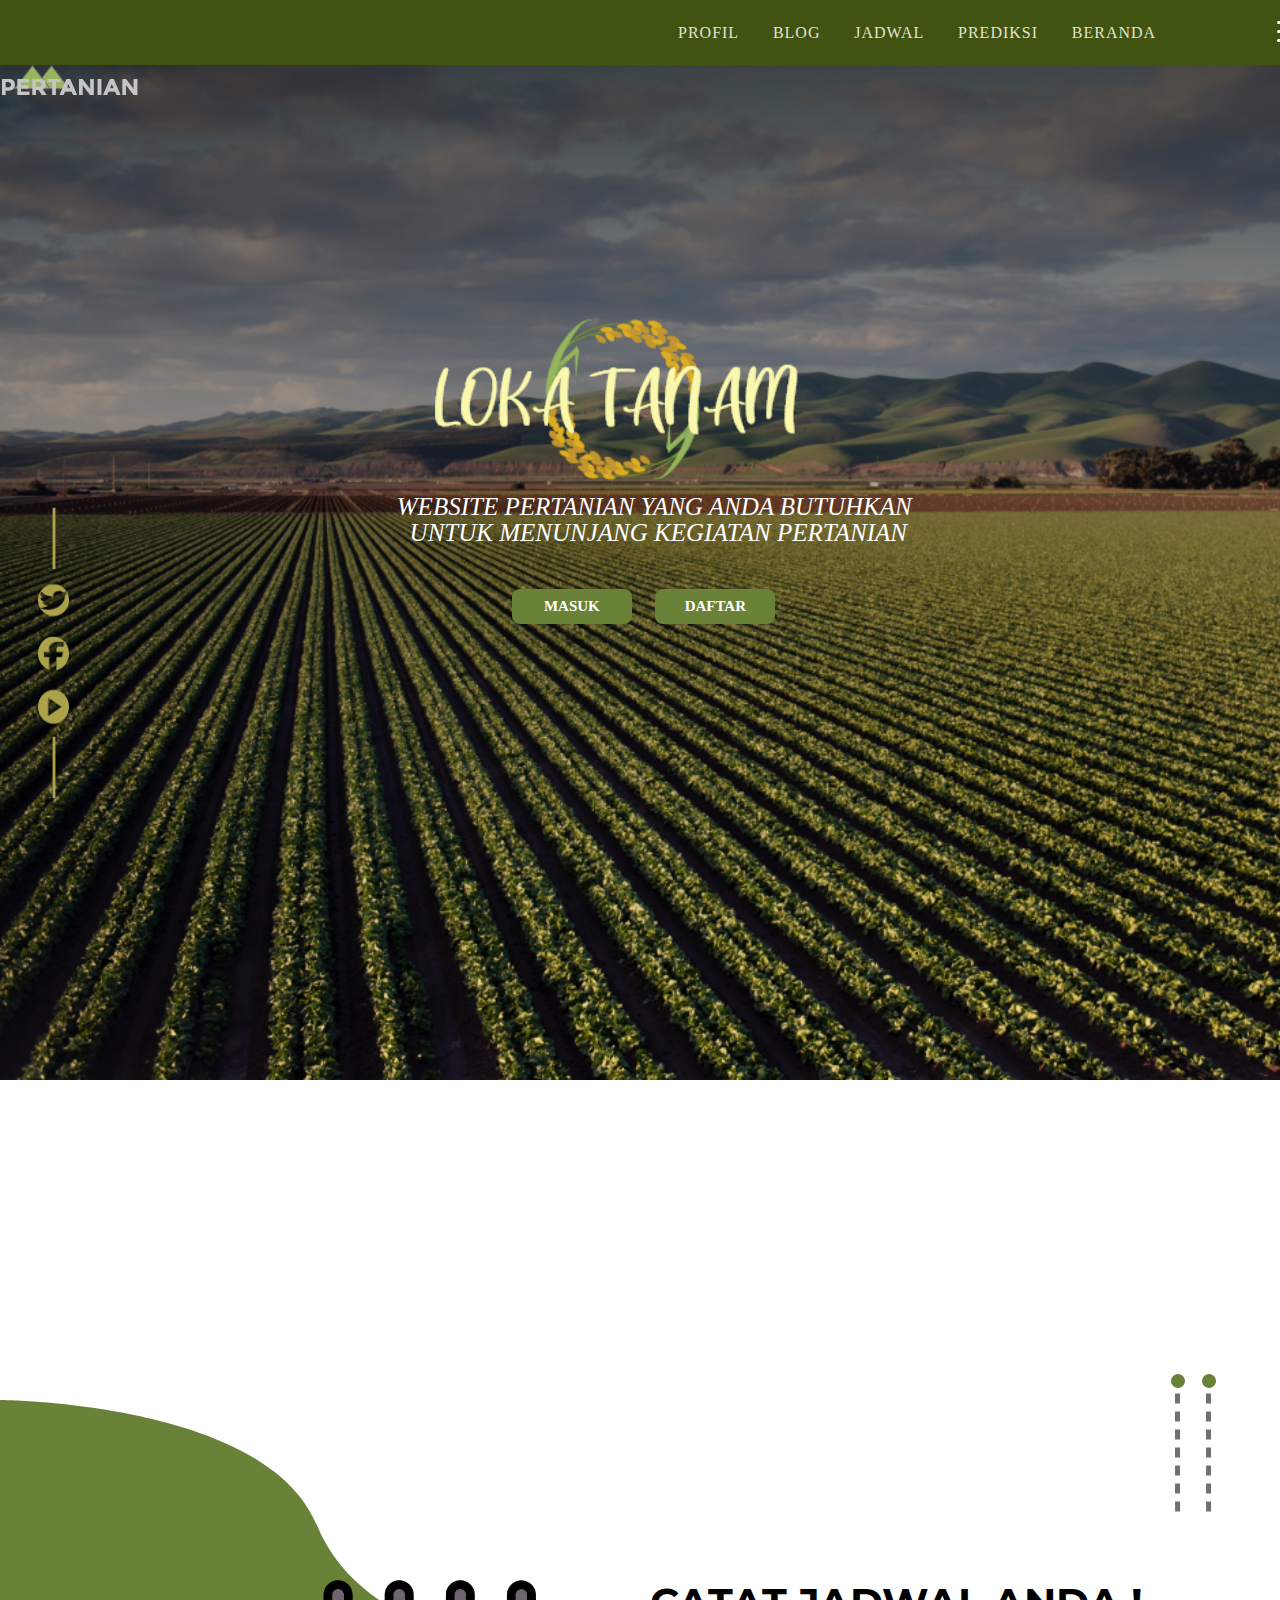
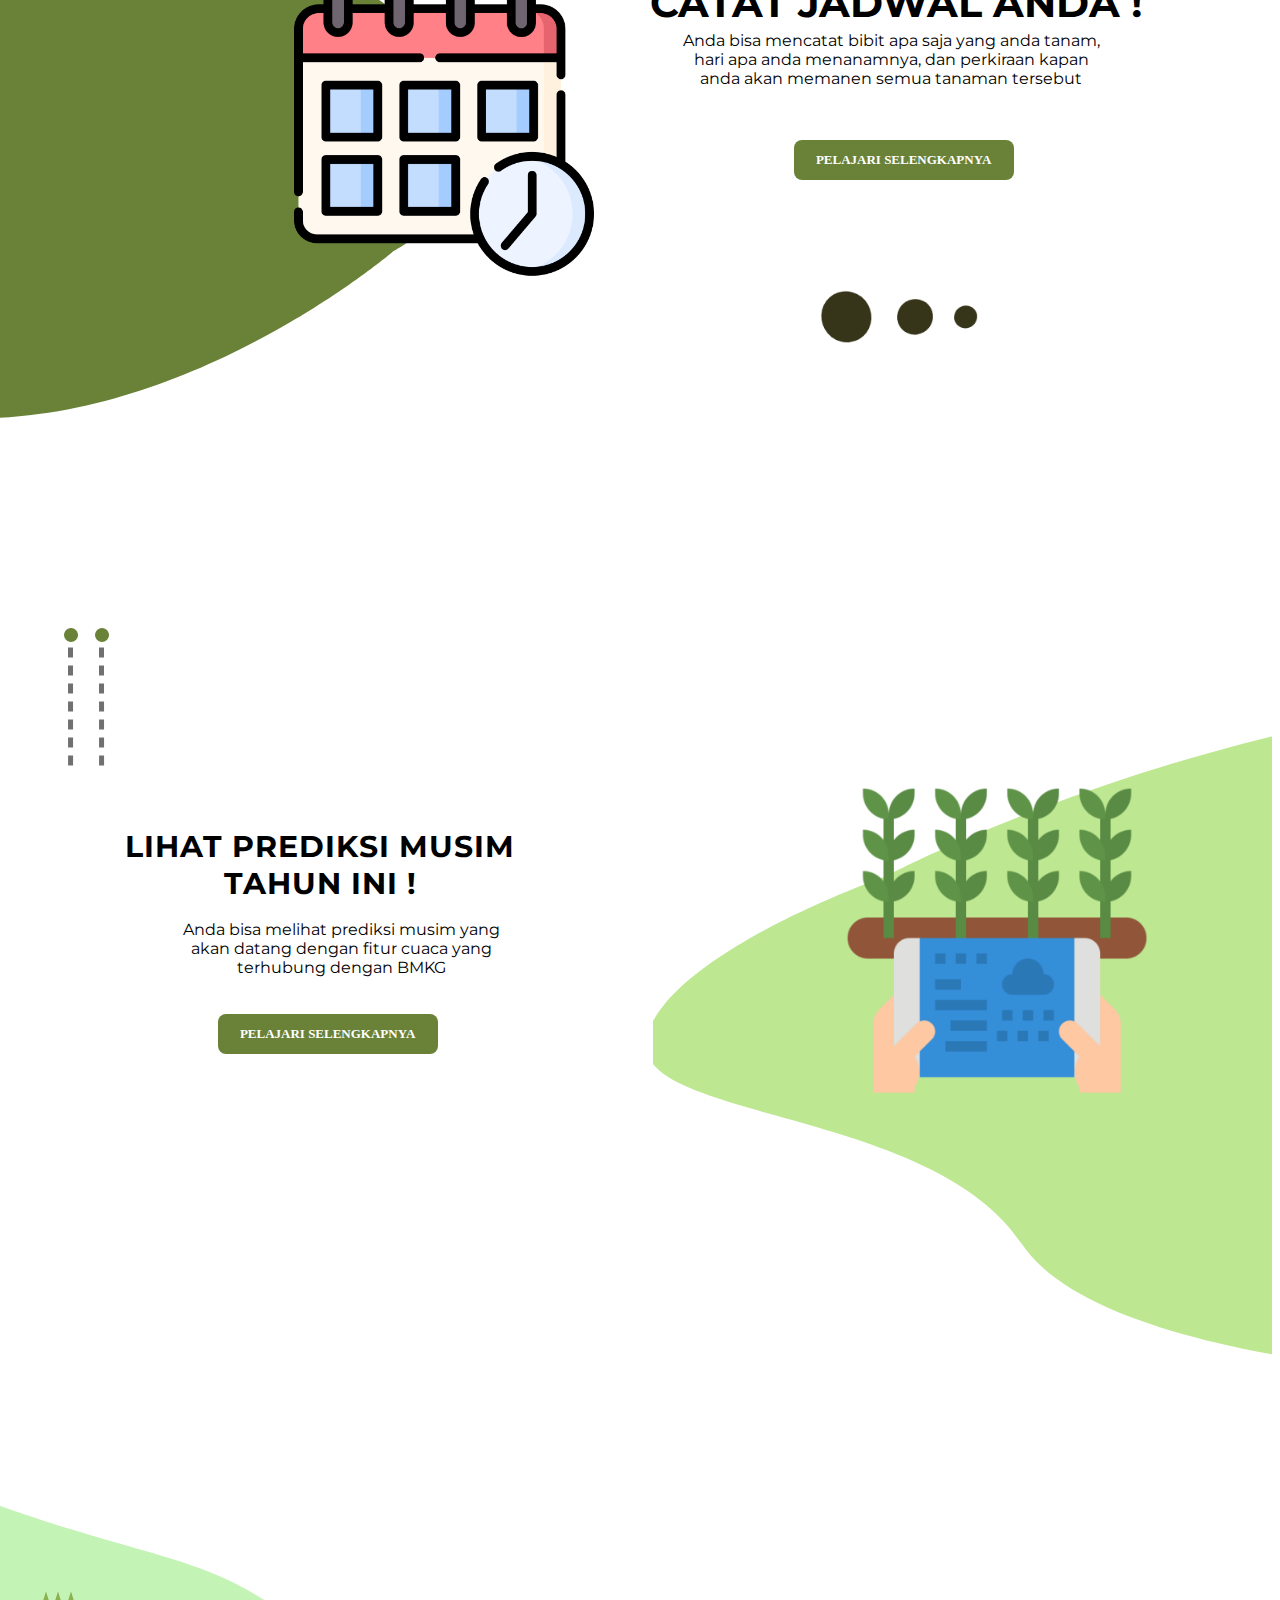
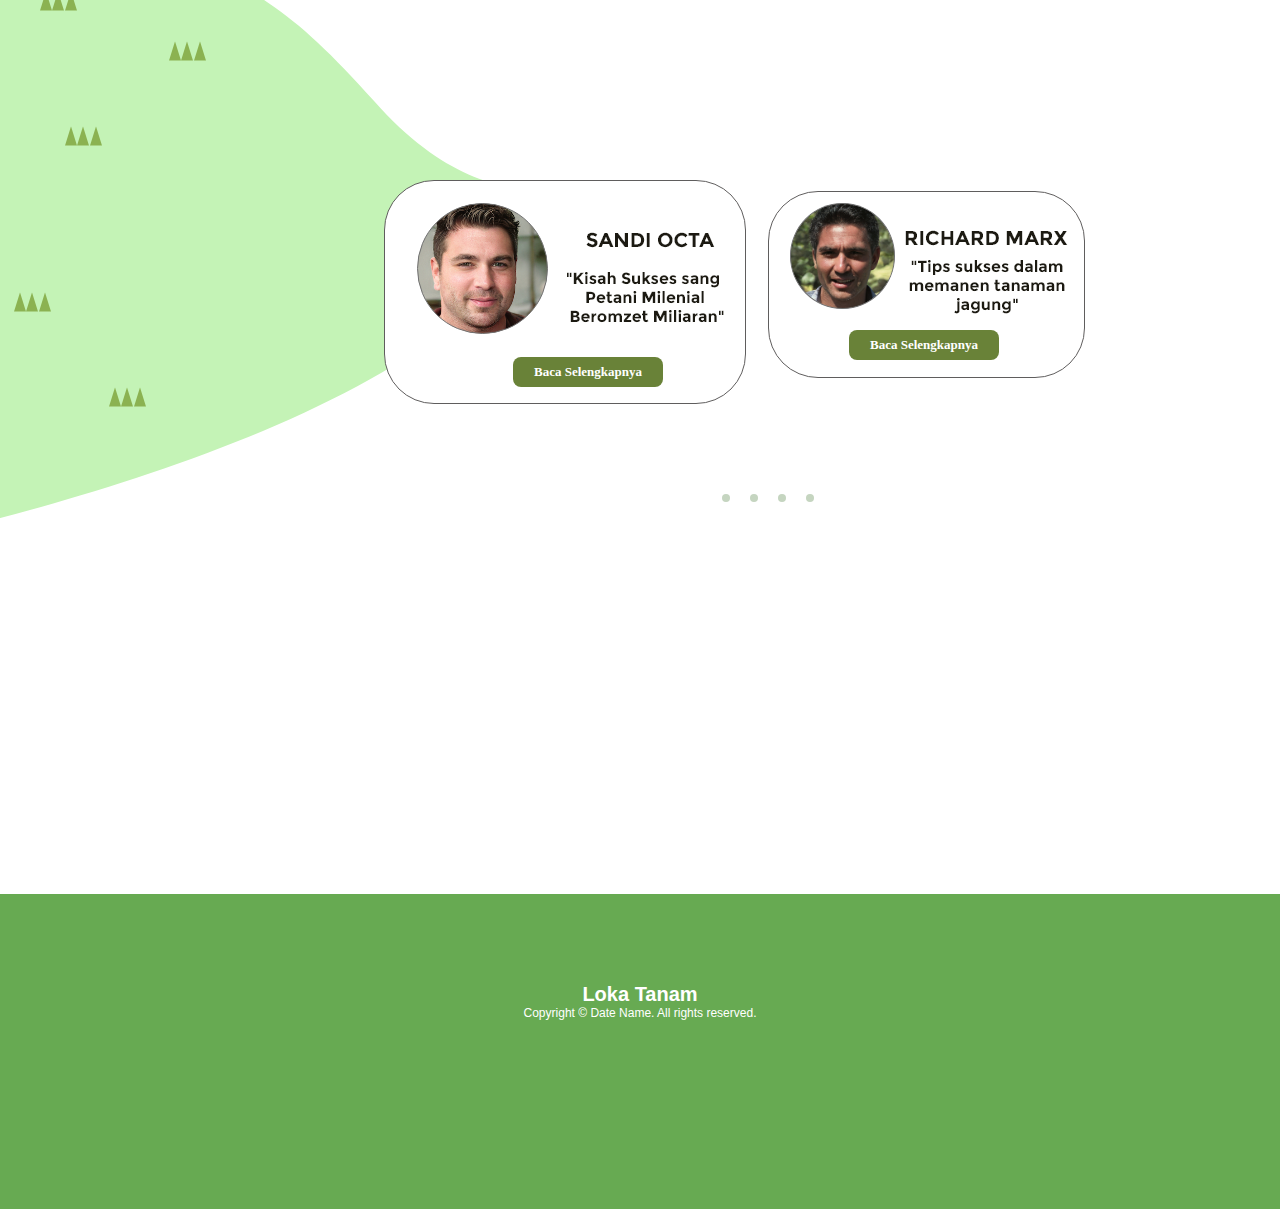
<file: index.html>
<!DOCTYPE html>
<html lang="en">
<head>
    <meta charset="UTF-8">
    <meta name="viewport" content="width=device-width, initial-scale=1.0">
    <title>Beranda</title>
    <link rel="stylesheet" href="index CSS.css">

</head>
<body onload="Welcome()">
<section id="page1">
    <div class="menu">
        <nav>
            <ul>
                <li><a href="Profil/akun.html">PROFIL</a></li>
                <li><a href="BLOG/BLOG.html">BLOG</a></li>
                <li><a href="jadwal harian/jadwal harian.html">JADWAL</a></li>
                <li><a href="PREDIKSI/prediksi.html">PREDIKSI</a></li>
                <li><a href="index.html" id="home">BERANDA</a></li>
                <span class="garis"></span>
            </ul> 
            <div class="menu-toggle">
                <span></span>
                <span></span>
                <span></span>
            </div> 
        </nav>
        <h1> <img src="b.png"></h1>
        <h2> <img src="a.png" width="130%"></h2>
        <h3><i>WEBSITE PERTANIAN YANG ANDA BUTUHKAN</i></h3>
        <h4><i>UNTUK MENUNJANG KEGIATAN PERTANIAN</i></h4>
        <br><br>
        <span class="tombol">
            <a href="LOGIN/PERWEB.html"><input type="submit" value="MASUK" id="masuk"></input></a>
            <a href="FORM/FORM DAFTAR.html"><input type="submit" value="DAFTAR" id="daftar"></input></a>
        </span>
        <p><img src="medsos.png"></p>
    </div>
</section>

<section id="jadwal">
    <div class="isi">
        <p><img src="titik.png"></p>
        <h1> <img src="page1.png"></h1>
        <h2> <img src="schedule.png"></h2>
        <h3>CATAT JADWAL ANDA !</h3>
        <br><br>
        <div class="text">
            <p>Anda bisa mencatat bibit apa saja yang anda tanam,
            hari apa anda menanamnya, dan perkiraan 
            kapan anda akan memanen semua tanaman tersebut</p>
        </div>
        <div class="button">
            <a href="jadwal harian/jadwal harian.html"><input type="button" value="PELAJARI SELENGKAPNYA"> </input></a>
        </div>
        <h4><img src="polkadot.png"></h4>
    </div>
</section>

<section id="cuaca">
    <div class="isi2">
        <p><img src="titik.png"></p>
        <h1> <img src="page2.png"></h1>
        <h2> <img src="cuaca.png" height="330px"></h2>
        <h3 id="spot">LIHAT PREDIKSI MUSIM TAHUN INI !</h3>
        <br><br>
        <div class="text2">
            <p>
                Anda bisa melihat prediksi musim yang akan datang dengan fitur cuaca yang terhubung dengan BMKG
            </p>
        </div>
        <div class="button2">
            <a href="PREDIKSI/prediksi.html"></a><input type="button" value="PELAJARI SELENGKAPNYA"> </input>
        </div>

    </div>
</section>

<section id="blog">
    <div class="isi3">
        <h1> <img src="page3.png"></h1>
    </div>
    <div class="kotak">
        <img src="kotak.png" id="kotak1">
    </div>
    <div class="kotak2">
        <img src="kotak2.png" id="kotak2">
    </div>
    <div class="tombol">
        <div class="button3">
            <a href="BLOG/BLOG.html"><input type="button" value="Baca Selengkapnya"> </input></a>
        </div>
        <div class="buttonlain">
            <a href="BLOG/BLOG.html"><input type="button" value="Baca Selengkapnya"> </input></a>
        </div>
    </div>
    <div class="navv">
        <label for="" class="bar" id="now"></label>
        <label for="" class="bar"></label>
        <label for="" class="bar"></label>
        <label for="" class="bar"></label>
    </div>
        
    </div>
</section>

<section class="kotakbawah">
    <div class="isiteks">
        <h1>Loka Tanam</h1>
        <h2>Copyright © Date Name. All rights reserved.</h2>
    </div>
</section>

<script src="JS index.js"></script>
</body>
</html>
</file>
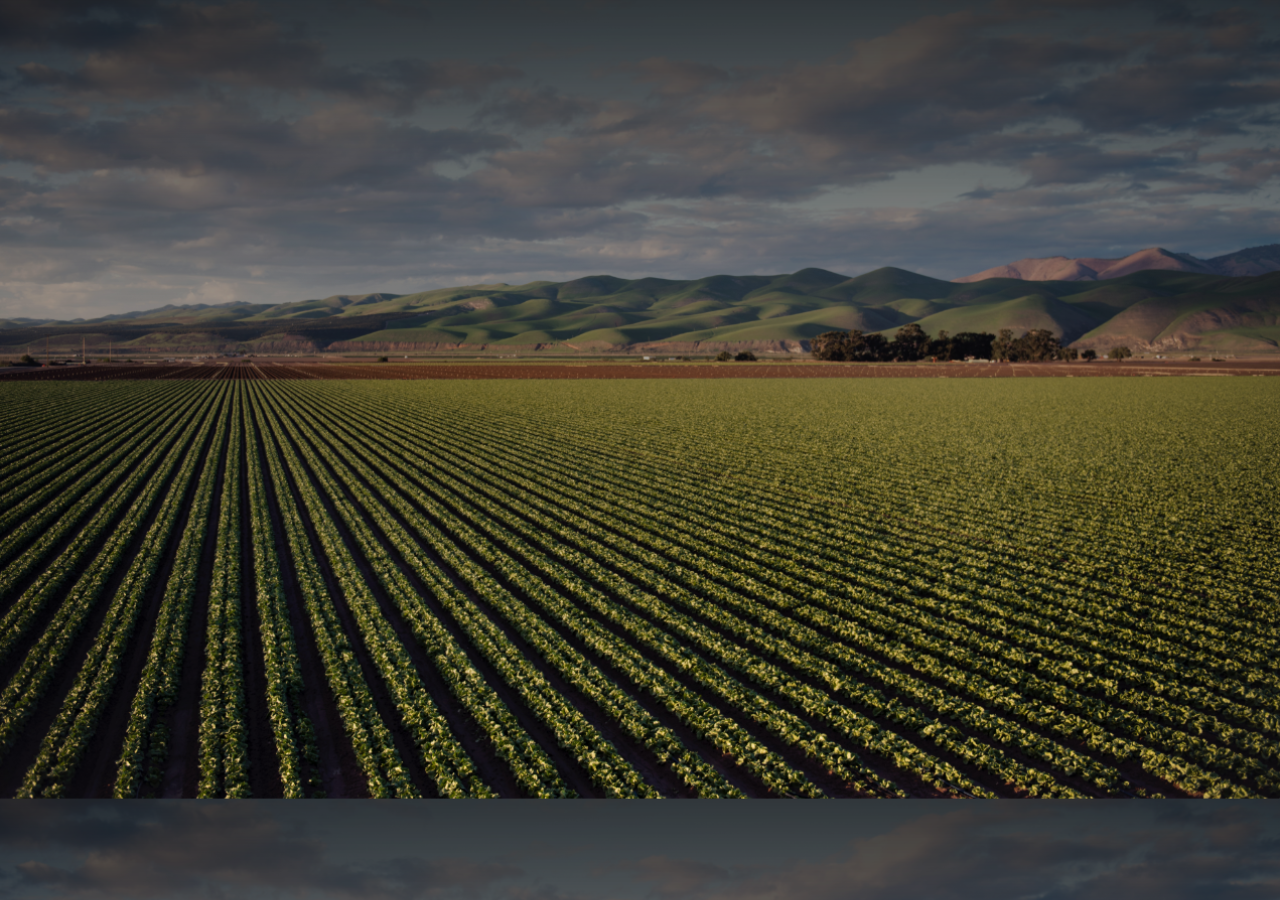
<file: Beranda.html>
<!DOCTYPE html>
<html lang="en">
<head>
    <meta charset="UTF-8">
    <meta name="viewport" content="width=device-width, initial-scale=1.0">
    <title>Document</title>
    <style>
        body{
            margin: 0 auto;
            padding: 0 auto; 
            background: url("bg.png");
            border-image: none;
            background-size: cover;
        }


    </stle>
</head>
<body>
    <div>

    </div>
    
</body>
</html>
</file>
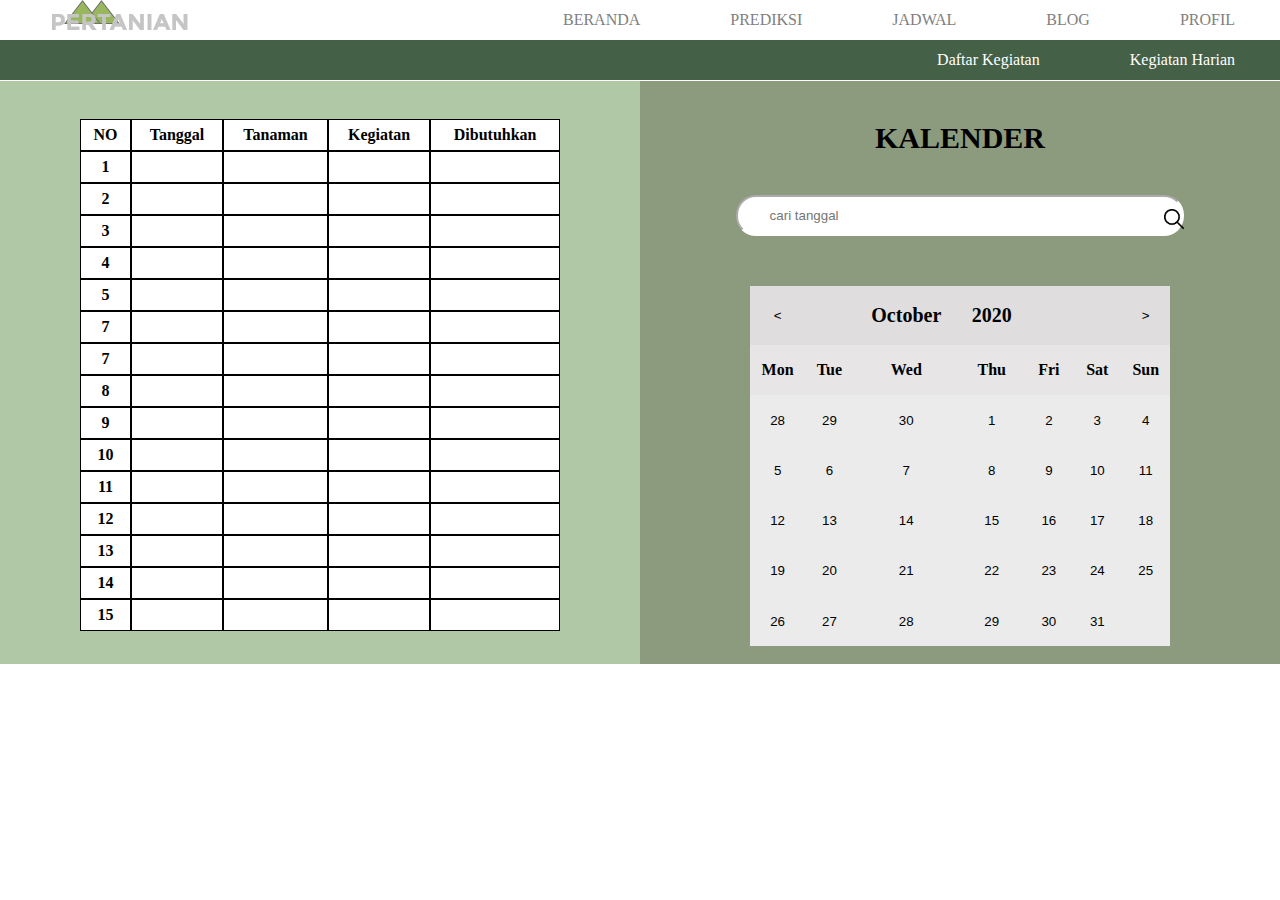
<file: daftar kegiatan/daftar kegiatan.html>
<!DOCTYPE html>
<html lang="en">
<head>
    <meta charset="UTF-8">
    <meta name="viewport" content="width=device-width, initial-scale=1.0">
    <title>DAFTAR KEGIATAN</title>
    <link rel="stylesheet" href="daftar kegiatan.css">
</head>
<body class="body">
    <nav class="atas">
        <ul>
            <li><a href="../Profil/akun.html">PROFIL</a></li>
            <li><a href="../BLOG/BLOG.html">BLOG</a></li>
            <li><a href="../jadwal harian/jadwal harian.html">JADWAL</a></li>
            <li><a href="../PREDIKSI/prediksi.html">PREDIKSI</a></li>
            <li><a href="../index.html" id="home">BERANDA</a></li>
        </ul>
    </nav>
    <i class="pertanian"><img src="Logo2.png" alt="" ></i>
    <nav class="bawah">
        <ul>
            <li><a href="../jadwal%20harian/jadwal%20harian.html">Kegiatan Harian</a></li>
            <li><a href="../daftar%20kegiatan/daftar%20kegiatan.html">Daftar Kegiatan</a></li>
        </ul>
    </nav>
    <section class="kotak12">
        <div class="kotak">
         <center><table width="75%" height="70%" cellspacing=0 cellpadding="6px" class="daftarkegiatan"></center>
                
                    <tr>
                        <th class="tabel">NO</th>
                        <th class="tabel">Tanggal</th>
                        <th class="tabel">Tanaman</th>
                        <th class="tabel">Kegiatan</th>
                        <th class="tabel">Dibutuhkan</th>
                    </tr>
                
                    <tr>
                        <th class="tabel">1</th>
                        <th class="tabel"></th>
                        <th class="tabel"></th>
                        <th class="tabel"></th>
                        <th class="tabel"></th>
                    </tr>
                    <tr>
                        <th class="tabel">2</th>
                        <th class="tabel"></th>
                        <th class="tabel"></th>
                        <th class="tabel"></th>
                        <th class="tabel"></th>
                    </tr>
                    <tr>
                        <th class="tabel">3</th>
                        <th class="tabel"></th>
                        <th class="tabel"></th>
                        <th class="tabel"></th>
                        <th class="tabel"></th>
                    </tr>
                    <tr>
                        <th class="tabel">4</th>
                        <th class="tabel"></th>
                        <th class="tabel"></th>
                        <th class="tabel"></th>
                        <th class="tabel"></th>
                    </tr>
                    <tr>
                        <th class="tabel">5</th>
                        <th class="tabel"></th>
                        <th class="tabel"></th>
                        <th class="tabel"></th>
                        <th class="tabel"></th>
                    </tr>
                    <tr>
                        <th class="tabel">7</th>
                        <th class="tabel"></th>
                        <th class="tabel"></th>
                        <th class="tabel"></th>
                        <th class="tabel"></th>
                    </tr>
                    <tr>
                        <th class="tabel">7</th>
                        <th class="tabel"></th>
                        <th class="tabel"></th>
                        <th class="tabel"></th>
                        <th class="tabel"></th>
                    </tr>
                    <tr>
                        <th class="tabel">8</th>
                        <th class="tabel"></th>
                        <th class="tabel"></th>
                        <th class="tabel"></th>
                        <th class="tabel"></th>
                    </tr>
                    <tr>
                        <th class="tabel">9</th>
                        <th class="tabel"></th>
                        <th class="tabel"></th>
                        <th class="tabel"></th>
                        <th class="tabel"></th>
                    </tr>
                    <tr>
                        <th class="tabel">10</th>
                        <th class="tabel"></th>
                        <th class="tabel"></th>
                        <th class="tabel"></th>
                        <th class="tabel"></th>
                    </tr>
                    <tr>
                        <th class="tabel">11</th>
                        <th class="tabel"></th>
                        <th class="tabel"></th>
                        <th class="tabel"></th>
                        <th class="tabel"></th>
                    </tr>
                    <tr>
                        <th class="tabel">12</th>
                        <th class="tabel"></th>
                        <th class="tabel"></th>
                        <th class="tabel"></th>
                        <th class="tabel"></th>
                    </tr>
                    <tr>
                        <th class="tabel">13</th>
                        <th class="tabel"></th>
                        <th class="tabel"></th>
                        <th class="tabel"></th>
                        <th class="tabel"></th>
                    </tr>
                    <tr>
                        <th class="tabel">14</th>
                        <th class="tabel"></th>
                        <th class="tabel"></th>
                        <th class="tabel"></th>
                        <th class="tabel"></th>
                    </tr>
                    <tr>
                        <th class="tabel">15</th>
                        <th class="tabel"></th>
                        <th class="tabel"></th>
                        <th class="tabel"></th>
                        <th class="tabel"></th>
                    </tr>

                
            </table>
        </div>
        
        <div class="kotak2">
            <h1 class="tulisan1 tulisan">KALENDER</h1>
            <center><table><input type="text"class="cari" placeholder="        cari tanggal"></table></center>
            <i class="gambarcari"><img src="cari.png" width="4%" ></i>
            <center><table width="420px" height="360px" cellspacing="0" cellpadding="5px" ></center>

                    <tr class="grey1">
                        <th><input type="button" value="<" class="button1"></th>
                        <th></th>
                        <th class="bulan">October</th>
                        <th class="bulan">2020</th>
                        <th></th>
                        <th></th>
                        <th><input type="button" value=">" class="button1"></th>
                    </tr>
                    <tr class="grey2" >
                        <th>Mon</th>
                        <th>Tue</th>
                        <th>Wed</th>
                        <th>Thu</th>
                        <th>Fri</th>
                        <th>Sat</th>
                        <th>Sun</th>
                    </tr>
                
                
                    <tr class="white button2">
                        <th><input type="button" value="28" class="simbol"></th>
                        <th><input type="button" value="29" class="simbol"></th>
                        <th><input type="button" value="30" class="simbol"></th>
                        <th><input type="button" value="1" class="simbol"></th>
                        <th><input type="button" value="2" class="simbol"></th>
                        <th><input type="button" value="3" class="simbol"></th>
                        <th><input type="button" value="4" class="simbol"></th>
                    </tr>
                    <tr class="white">
                        <th><input type="button" value="5" class="simbol"></th>
                        <th><input type="button" value="6" class="simbol"></th>
                        <th><input type="button" value="7" class="simbol"></th>
                        <th><input type="button" value="8" class="simbol"></th>
                        <th><input type="button" value="9" class="simbol"></th>
                        <th><input type="button" value="10" class="simbol"></th>
                        <th><input type="button" value="11" class="simbol"></th>
                    </tr>
                    <tr class="white">
                        <th><input type="button" value="12" class="simbol"></th>
                        <th><input type="button" value="13" class="simbol"></th>
                        <th><input type="button" value="14" class="simbol"></th>
                        <th><input type="button" value="15" class="simbol"></th>
                        <th><input type="button" value="16" class="simbol"></th>
                        <th><input type="button" value="17" class="simbol"></th>
                        <th><input type="button" value="18" class="simbol"></th>
                    </tr>
                    <tr class="white">
                        <th><input type="button" value="19" class="simbol"></th>
                        <th><input type="button" value="20" class="simbol"></th>
                        <th><input type="button" value="21" class="simbol"></th>
                        <th><input type="button" value="22" class="simbol"></th>
                        <th><input type="button" value="23" class="simbol"></th>
                        <th><input type="button" value="24" class="simbol"></th>
                        <th><input type="button" value="25" class="simbol"></th>
                    </tr>
                    <tr class="white">
                        <th><input type="button" value="26" class="simbol"></th>
                        <th><input type="button" value="27" class="simbol"></th>
                        <th><input type="button" value=28 class="simbol"></th>
                        <th><input type="button" value="29" class="simbol"></th>
                        <th><input type="button" value="30" class="simbol"></th>
                        <th><input type="button" value="31" class="simbol"></th>
                        <th><input type="button" class="simbol"></th>
                    </tr>
            </table><br>
             
        </div>
    </section>
</body>
</html>
</file>
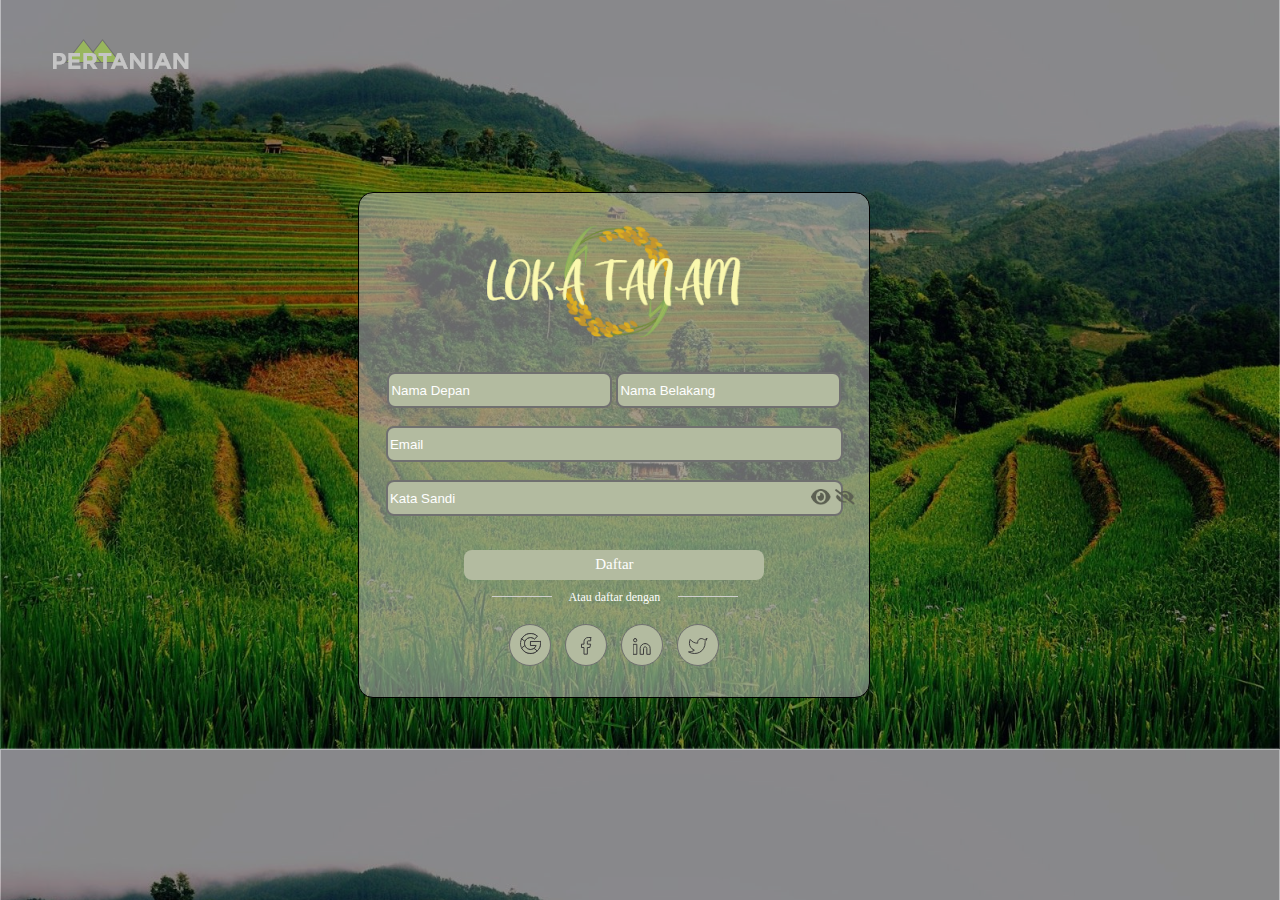
<file: FORM/FORM DAFTAR.html>
<!DOCTYPE html>
<html lang="en">
<head>
    <meta charset="UTF-8">
    <meta name="viewport" content="width=device-width, initial-scale=1.0">
    <title>Form Daftar Akun</title>
    <link rel="stylesheet" href="FORM CSS.css">
    <script src="FORM JS.js"></script>

</head>
<body onload="">
    <div class="inboxdaftar">
        <h1> <img src="Logo2.png" alt=""> </h1>
        <h2> <img src="logo.png" alt="" width="50%"></h2>
        <form name="Pendaftaran" action="">
            <input type="text" placeholder="Nama Depan" id="firstname">
            <input type="text" placeholder="Nama Belakang" id="lastname">
            <br><br>
            <input type="text" id="inputan" class="email" placeholder="Email" required="">
            <br><br>
            <input type="password" id="input" placeholder="Kata Sandi" required="">
            <span class="eye" onclick="Functionku()">
                <i id="hide1" class="fa fa-eye" > <img src="eye.png" alt="" width="20px"> </i>
                <i id="hide2" class="fa fa-eye-slash"> <img src="eyeslash.png" alt="" width="20px"> </i>
            </span>
            <br><br>
            <a href="../LOGIN/PERWEB.html"><input type="submit" value="Daftar" onclick="ValidateForm()">  </input></a>
            <br><br>
            <p>Atau daftar dengan</p>
            <span class="garis"></span>
        </form>

        <div class="sosmed">
            <a href="#"> <img src="google.png" alt=""></a>
            <a href="#"> <img src="fb.png" alt=""></a>
            <a href="#"> <img src="in.png" alt=""></a>
            <a href="#"> <img src="twt.png" alt=""></a>
        </div>
        
    </div>    

</body>
</html>
</file>
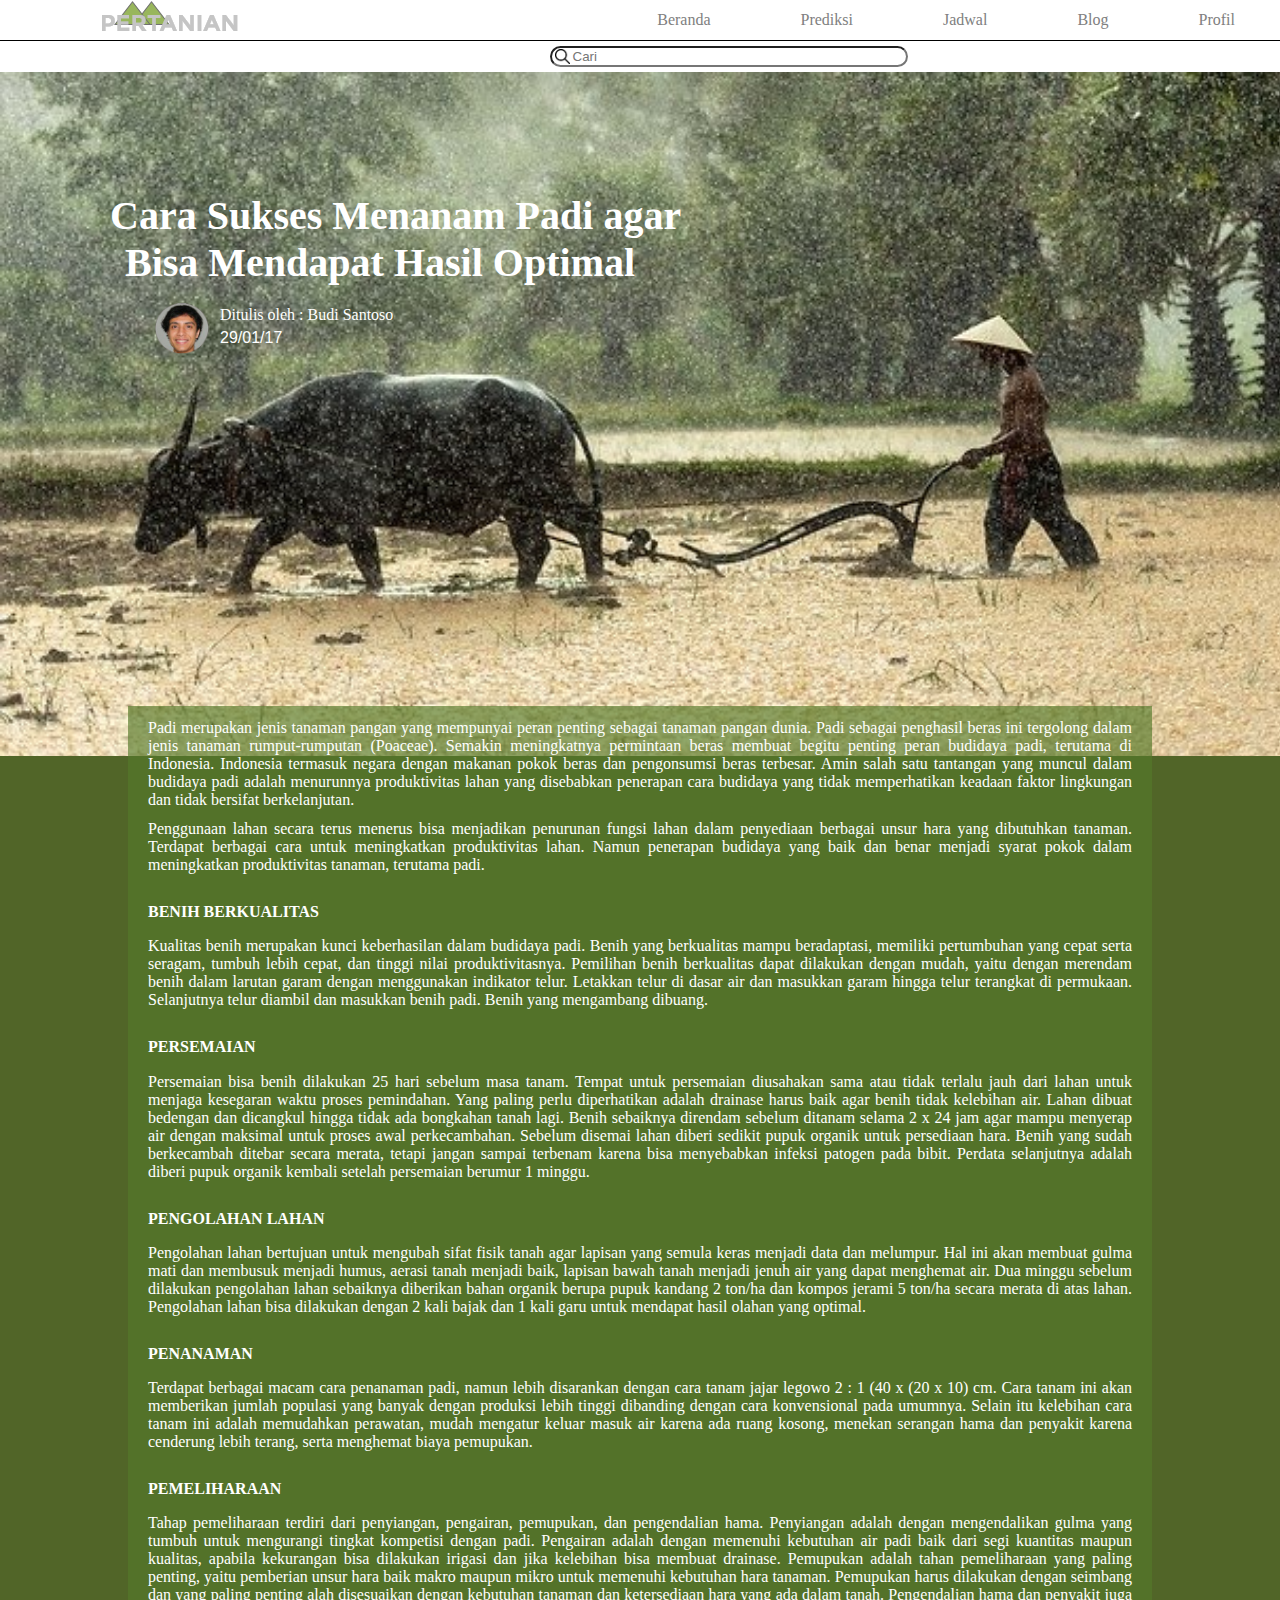
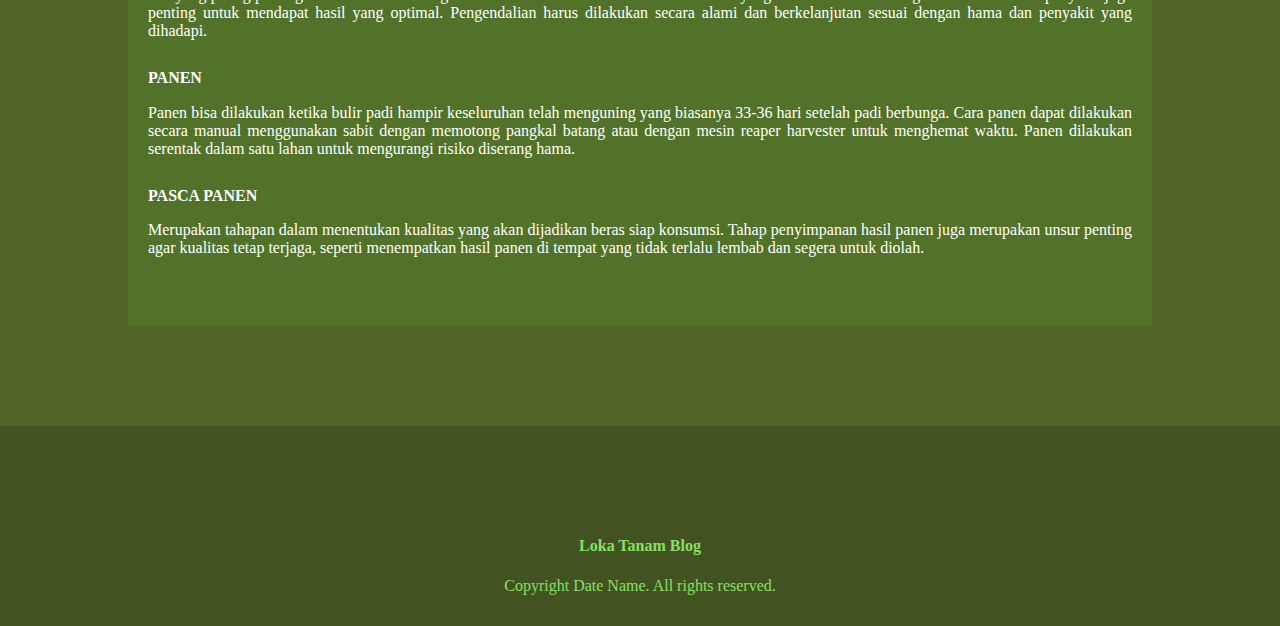
<file: isi blog/isi blog.html>
<!DOCTYPE html>
<html lang="en">
<head>
    <meta charset="UTF-8">
    <meta name="viewport" content="width=device-width, initial-scale=1.0">
    <title>ISI BLOG</title>
    <link rel="stylesheet" href="isi blog.css">
</head>
<body class="body">
    <nav class="atas">
        <ul>
            <li><a href="../Profil/akun.html">Profil</a></li>
            <li><a href="../BLOG/BLOG.html">Blog</a></li>
            <li><a href="../jadwal%20harian/jadwal%20harian.html">Jadwal</a></li>
            <li><a href="../PREDIKSI/prediksi.html">Prediksi</a></li>
            <li><a href="../index.html">Beranda</a></li>
        </ul>
    </nav>
    <i class="pertanian"><img src="Logo2.png" alt="" ></i>
    <section>
        <div><table class="tabel"><input type="search" placeholder="     Cari" class="tabel"></table></div>
        <i class="gambarcari"><img src="cari.png" width="3%" ></i>
    </section>
    <section class="kotak">
        <h3 class="tulisan">Cara Sukses Menanam Padi agar</h3>
        <h3 class="tulisan tulisan2">Bisa Mendapat Hasil Optimal</h3>
        <div class="tulisan3">Ditulis oleh : Budi Santoso</div>
        <div class="tulisan3 tulisan4">29/01/17</div>
        <i class="foto"><img src="foto.png" width="45%" ></i>
    </section>

    <section class="kotak2"></section>

    <footer class="kotak4"><br><br><br><br><br>
        <h4 align="center" class="green">Loka Tanam Blog</h4>
        <p align="center" class="green">Copyright Date Name. All rights reserved.</p>
    </footer>

    <center><article class="kotak3"><br>
        <p align="justify" class="tulisan5">Padi merupakan jenis tanaman pangan yang mempunyai peran penting sebagai tanaman pangan dunia. 
            Padi sebagai penghasil beras ini tergolong dalam jenis tanaman rumput-rumputan (Poaceae). 
            Semakin meningkatnya permintaan beras membuat begitu penting peran budidaya padi, terutama di Indonesia. 
            Indonesia termasuk negara dengan makanan pokok beras dan pengonsumsi beras terbesar. 
            Amin salah satu tantangan yang muncul dalam budidaya padi adalah menurunnya produktivitas lahan 
            yang disebabkan penerapan cara budidaya yang tidak memperhatikan keadaan faktor lingkungan 
            dan tidak bersifat berkelanjutan.</p>

        <p align="justify" class="tulisan5">Penggunaan lahan secara terus menerus bisa menjadikan penurunan fungsi lahan 
            dalam penyediaan berbagai unsur hara yang dibutuhkan tanaman. Terdapat berbagai cara 
            untuk meningkatkan produktivitas lahan. Namun penerapan budidaya yang baik dan benar menjadi syarat pokok 
            dalam meningkatkan produktivitas tanaman, terutama padi.</p><br>

        <h4 align="left" class="tulisan5">BENIH BERKUALITAS</h4>

        <p align="justify" class="tulisan5">Kualitas benih merupakan kunci keberhasilan dalam budidaya padi. Benih yang berkualitas mampu beradaptasi,
            memiliki pertumbuhan yang cepat serta seragam, tumbuh lebih cepat, dan tinggi nilai produktivitasnya. 
            Pemilihan benih berkualitas dapat dilakukan dengan mudah, yaitu dengan merendam benih dalam larutan garam 
            dengan menggunakan indikator telur. Letakkan telur di dasar air dan masukkan garam hingga telur terangkat di permukaan. 
            Selanjutnya telur diambil dan masukkan benih padi. Benih yang mengambang dibuang.</p><br>

        <h4 align="left" class="tulisan5">PERSEMAIAN</h4>

        <p align="justify" class="tulisan5">Persemaian bisa benih dilakukan 25 hari sebelum masa tanam. Tempat untuk 
            persemaian diusahakan sama atau tidak terlalu jauh dari lahan untuk menjaga kesegaran waktu proses pemindahan. 
            Yang paling perlu diperhatikan adalah drainase harus baik agar benih tidak kelebihan air. Lahan dibuat bedengan 
            dan dicangkul hingga tidak ada bongkahan tanah lagi. Benih sebaiknya direndam sebelum ditanam selama 2 x 24 jam 
            agar mampu menyerap air dengan maksimal untuk proses awal perkecambahan. Sebelum disemai lahan diberi sedikit pupuk
            organik untuk persediaan hara. Benih yang sudah berkecambah ditebar secara merata, tetapi jangan sampai terbenam 
            karena bisa menyebabkan infeksi patogen pada bibit. 
            Perdata selanjutnya adalah diberi pupuk organik kembali setelah persemaian berumur 1 minggu.</p><br>

        <h4 align="left" class="tulisan5">PENGOLAHAN LAHAN</h4>

        <p align="justify" class="tulisan5">Pengolahan lahan bertujuan untuk mengubah sifat fisik tanah agar lapisan 
            yang semula keras menjadi data dan melumpur. Hal ini akan membuat gulma mati dan membusuk menjadi humus, 
            aerasi tanah menjadi baik, lapisan bawah tanah menjadi jenuh air yang dapat menghemat air. Dua minggu sebelum 
            dilakukan pengolahan lahan sebaiknya diberikan bahan organik berupa pupuk kandang 2 ton/ha dan kompos jerami 5 ton/ha
            secara merata di atas lahan. 
            Pengolahan lahan bisa dilakukan dengan 2 kali bajak dan 1 kali garu untuk mendapat hasil olahan yang optimal.</p><br>

        <h4 align="left" class="tulisan5">PENANAMAN</h4>

        <p align="justify" class="tulisan5">Terdapat berbagai macam cara penanaman padi, namun lebih disarankan dengan
             cara tanam jajar legowo 2 : 1 (40 x (20 x 10) cm. Cara tanam ini akan memberikan jumlah populasi yang banyak 
             dengan produksi lebih tinggi dibanding dengan cara konvensional pada umumnya. Selain itu kelebihan cara tanam ini 
             adalah memudahkan perawatan, mudah mengatur keluar masuk air karena ada ruang kosong, 
            menekan serangan hama dan penyakit karena cenderung lebih terang, serta menghemat biaya pemupukan.</p><br>

        <h4 align="left" class="tulisan5">PEMELIHARAAN</h4>

        <p align="justify" class="tulisan5">Tahap pemeliharaan terdiri dari penyiangan, pengairan, pemupukan, dan pengendalian
             hama. Penyiangan adalah dengan mengendalikan gulma yang tumbuh untuk mengurangi tingkat kompetisi dengan padi. 
             Pengairan adalah dengan memenuhi kebutuhan air padi baik dari segi kuantitas maupun kualitas, apabila kekurangan bisa 
             dilakukan irigasi dan jika kelebihan bisa membuat drainase. Pemupukan adalah tahan pemeliharaan yang paling penting, 
             yaitu pemberian unsur hara baik makro maupun mikro untuk memenuhi kebutuhan hara tanaman. Pemupukan harus dilakukan 
             dengan seimbang dan yang paling penting alah disesuaikan dengan kebutuhan tanaman dan ketersediaan hara yang ada 
             dalam tanah. Pengendalian hama dan penyakit juga penting untuk mendapat hasil yang optimal. 
            Pengendalian harus dilakukan secara alami dan berkelanjutan sesuai dengan hama dan penyakit yang dihadapi.</p><br>

        <h4 align="left" class="tulisan5">PANEN</h4>

        <p align="justify" class="tulisan5">Panen bisa dilakukan ketika bulir padi hampir keseluruhan telah menguning 
            yang biasanya 33-36 hari setelah padi berbunga. Cara panen dapat dilakukan secara manual menggunakan sabit 
            dengan memotong pangkal batang atau dengan mesin reaper harvester untuk menghemat waktu. 
            Panen dilakukan serentak dalam satu lahan untuk mengurangi risiko diserang hama.</p><br>

        <h4 align="left" class="tulisan5">PASCA PANEN</h4>

        <p align="justify" class="tulisan5">Merupakan tahapan dalam menentukan kualitas yang akan dijadikan beras siap konsumsi.
             Tahap penyimpanan hasil panen juga merupakan unsur penting agar kualitas tetap terjaga, 
            seperti menempatkan hasil panen di tempat yang tidak terlalu lembab dan segera untuk diolah.</p><br>

    </article></center>
    

</body>
</html>
</file>
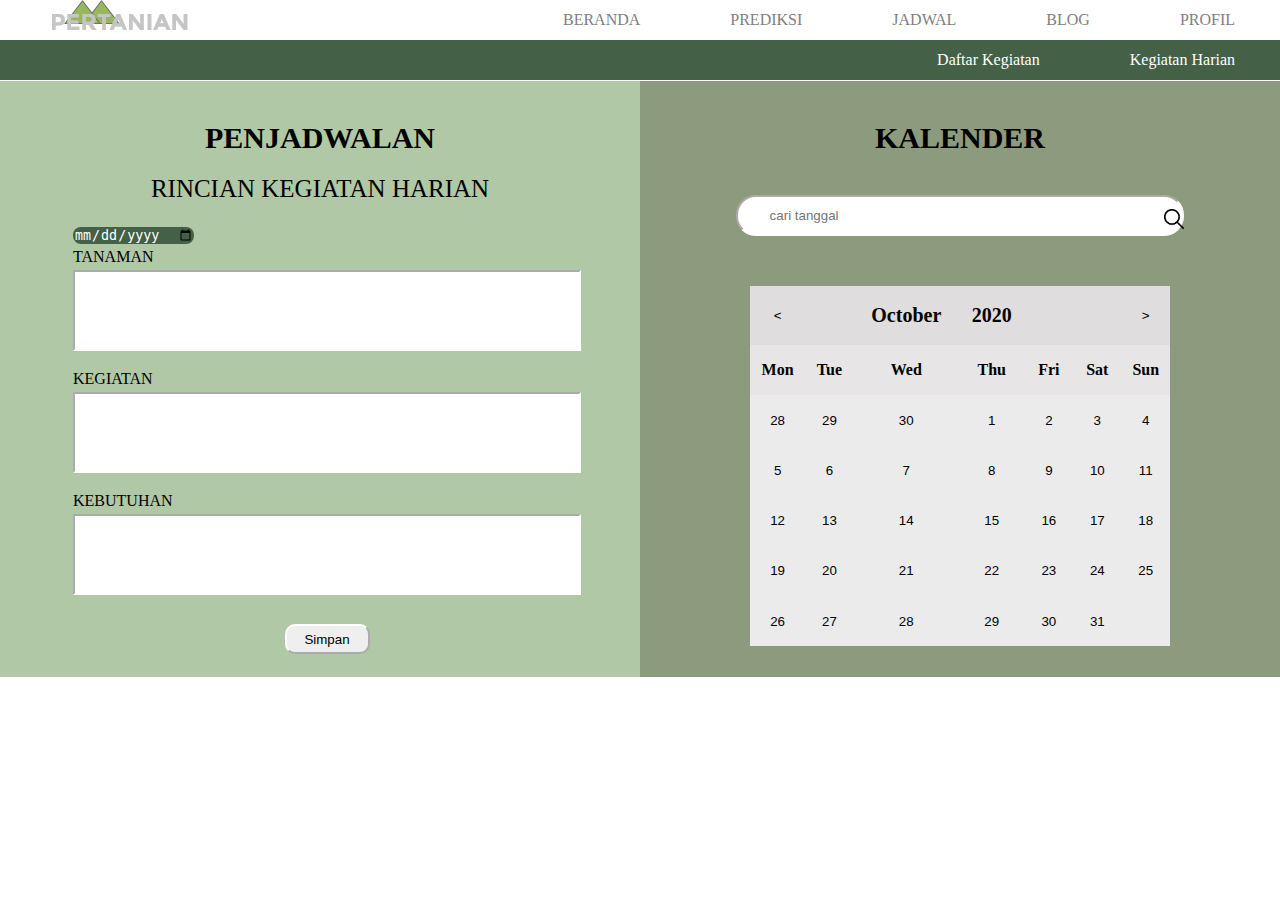
<file: jadwal harian/jadwal harian.html>
<!DOCTYPE html>
<html lang="en">
<head>
    <meta charset="UTF-8">
    <meta name="viewport" content="width=device-width, initial-scale=1.0">
    <title>jadwal harian</title>
    <link rel="stylesheet" href="jadwal harian.css">
</head>
<body class="body">
    <nav class="atas">
        <ul>
            <li><a href="../Profil/akun.html">PROFIL</a></li>
            <li><a href="../BLOG/BLOG.html">BLOG</a></li>
            <li><a href="../jadwal harian/jadwal harian.html">JADWAL</a></li>
            <li><a href="../PREDIKSI/prediksi.html">PREDIKSI</a></li>
            <li><a href="../index.html" id="home">BERANDA</a></li>
        </ul>
    </nav>
    <i class="pertanian"><img src="Logo2.png" alt="" ></i>
    <nav class="bawah">
        <ul>
            <li><a href="../jadwal%20harian/jadwal%20harian.html">Kegiatan Harian</a></li>
            <li><a href="../daftar%20kegiatan/daftar%20kegiatan.html">Daftar Kegiatan</a></li>
        </ul>
    </nav>
    <section class="kotak12">
        <div class="kotak">

            <div class="tulisan">
                <h1 class="tulisan1">PENJADWALAN</h1>
                <div class="tulisan2">RINCIAN KEGIATAN HARIAN</div>
            </div>

            <table class="tabel" width="50%" height="20%" >
                <tr>
                    <td> <input type="date" > </td> 
                </tr>

                <tr >
                    <td class="bagian1 ">TANAMAN</td>
                </tr>

                <tr >
                    <td><input type="text" class="bagian2"></td>
                </tr>

                <tr >
                    <td class="bagian1 ">KEGIATAN</td>
                </tr>

                <tr >
                    <td><input type="text" class="bagian2"></td>
                </tr>

                <tr >
                    <td class="bagian1 ">KEBUTUHAN</td>
                </tr>

                <tr >
                    <td><input type="text"class="bagian2"></td>
                </tr>

                <tr>
                    <td align="center"><input type="button" value="Simpan" class="simpan"></td>
                </tr>
            </table>

        </div>
        <div class="kotak2">
            <h1 class="tulisan1 tulisan">KALENDER</h1>
            <center><table><input type="text"class="cari" placeholder="        cari tanggal"></table></center>
            <i class="gambarcari"><img src="cari.png" width="4%" ></i>
            <center><table width="420px" height="360px" cellspacing="0" cellpadding="5px" ></center>

                    <tr class="grey1">
                        <th><input type="button" value="<" class="button1"></th>
                        <th></th>
                        <th class="bulan">October</th>
                        <th class="bulan">2020</th>
                        <th></th>
                        <th></th>
                        <th><input type="button" value=">" class="button1"></th>
                    </tr>
                    <tr class="grey2" >
                        <th>Mon</th>
                        <th>Tue</th>
                        <th>Wed</th>
                        <th>Thu</th>
                        <th>Fri</th>
                        <th>Sat</th>
                        <th>Sun</th>
                    </tr>
                
                
                    <tr class="white button2">
                        <th><input type="button" value="28" class="simbol"></th>
                        <th><input type="button" value="29" class="simbol"></th>
                        <th><input type="button" value="30" class="simbol"></th>
                        <th><input type="button" value="1" class="simbol"></th>
                        <th><input type="button" value="2" class="simbol"></th>
                        <th><input type="button" value="3" class="simbol"></th>
                        <th><input type="button" value="4" class="simbol"></th>
                    </tr>
                    <tr class="white">
                        <th><input type="button" value="5" class="simbol"></th>
                        <th><input type="button" value="6" class="simbol"></th>
                        <th><input type="button" value="7" class="simbol"></th>
                        <th><input type="button" value="8" class="simbol"></th>
                        <th><input type="button" value="9" class="simbol"></th>
                        <th><input type="button" value="10" class="simbol"></th>
                        <th><input type="button" value="11" class="simbol"></th>
                    </tr>
                    <tr class="white">
                        <th><input type="button" value="12" class="simbol"></th>
                        <th><input type="button" value="13" class="simbol"></th>
                        <th><input type="button" value="14" class="simbol"></th>
                        <th><input type="button" value="15" class="simbol"></th>
                        <th><input type="button" value="16" class="simbol"></th>
                        <th><input type="button" value="17" class="simbol"></th>
                        <th><input type="button" value="18" class="simbol"></th>
                    </tr>
                    <tr class="white">
                        <th><input type="button" value="19" class="simbol"></th>
                        <th><input type="button" value="20" class="simbol"></th>
                        <th><input type="button" value="21" class="simbol"></th>
                        <th><input type="button" value="22" class="simbol"></th>
                        <th><input type="button" value="23" class="simbol"></th>
                        <th><input type="button" value="24" class="simbol"></th>
                        <th><input type="button" value="25" class="simbol"></th>
                    </tr>
                    <tr class="white">
                        <th><input type="button" value="26" class="simbol"></th>
                        <th><input type="button" value="27" class="simbol"></th>
                        <th><input type="button" value=28 class="simbol"></th>
                        <th><input type="button" value="29" class="simbol"></th>
                        <th><input type="button" value="30" class="simbol"></th>
                        <th><input type="button" value="31" class="simbol"></th>
                        <th><input type="button" class="simbol"></th>
                    </tr>
            </table>
             
        </div>
    </section>
</body>
</html>
</file>
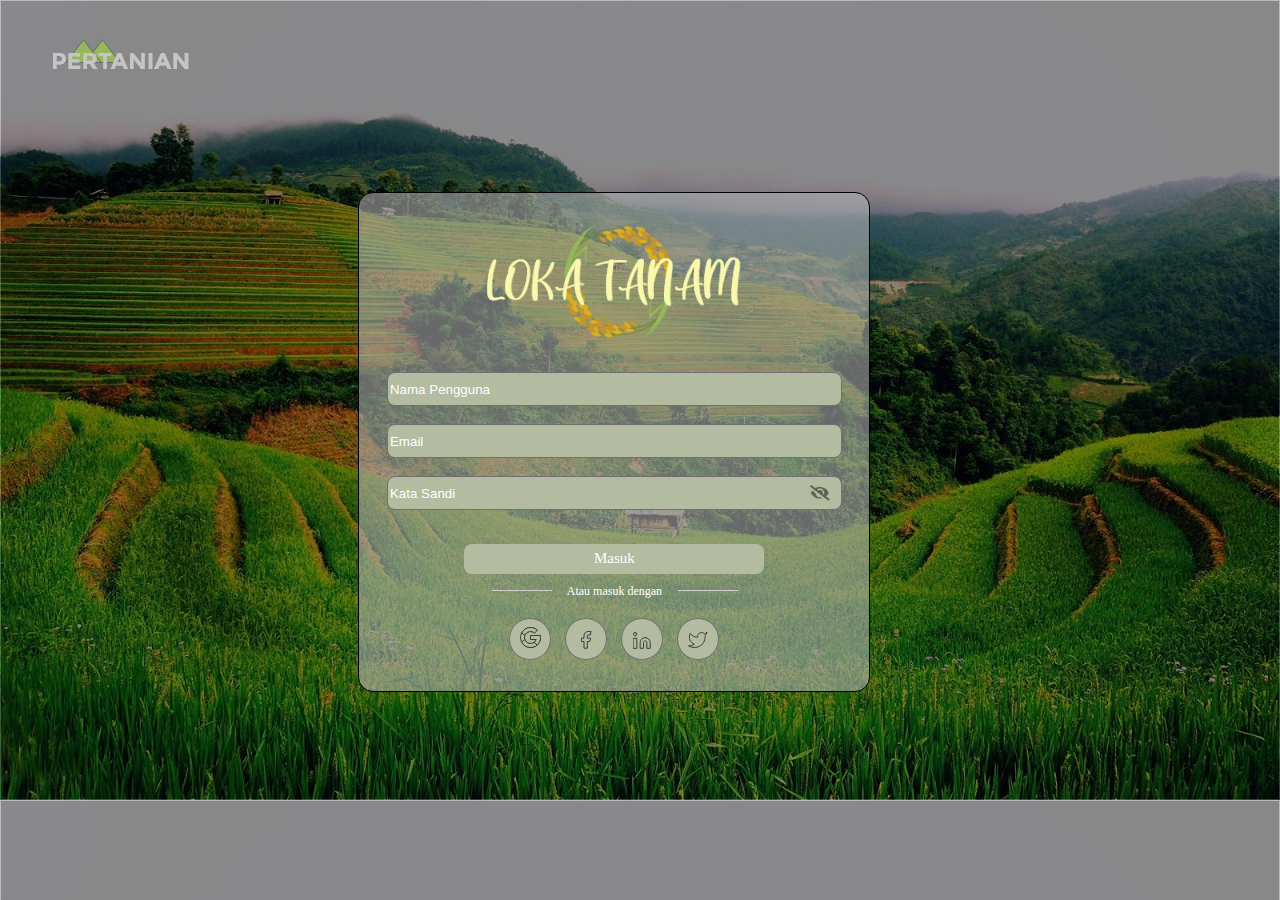
<file: LOGIN/PERWEB.html>
<!DOCTYPE html>
<html lang="en">
<head>
    <meta charset="UTF-8">
    <meta name="viewport" content="width=device-width, initial-scale=1.0">
    <title>Form Daftar Akun</title>
    <link rel="stylesheet" href="PERWEB.css">
    <script src="PERWEB.js"></script>
    
</head>

<body>
    <div class="inboxdaftar">
        <h1> <img src="Logo2.png" alt=""> </h1>
        <h2> <img src="logo.png" alt="" width="50%"></h2>
        <form name="Pendaftaran" action="">
            <input type="text" placeholder="Nama Pengguna" id="namapengguna">
            <br><br>
            <input type="text" id="email" class="email" placeholder="Email">
            <br><br>
            <input type="password" id="psw" placeholder="Kata Sandi">
            <span class="eye" onclick="Functionku()">
                <i id="hide1" class="fa fa-eye" > <img src="eye.png" alt="" width="20px"> </i>
                <i id="hide2" class="fa fa-eye-slash"> <img src="eyeslash.png" alt="" width="20px"> </i>
            </span>
            <br><br>
            <button onclick="inputform()" type="submit">Masuk</button>
            <br><br>
            <p>Atau masuk dengan</p>
            <span class="garis"></span>
        </form>

        <div class="sosmed">
            <a href="#"> <img src="google.png" alt=""></a>
            <a href="#"> <img src="fb.png" alt=""></a>
            <a href="#"> <img src="in.png" alt=""></a>
            <a href="#"> <img src="twt.png" alt=""></a>
        </div>
        
    </div>


</body>
</html>
</file>
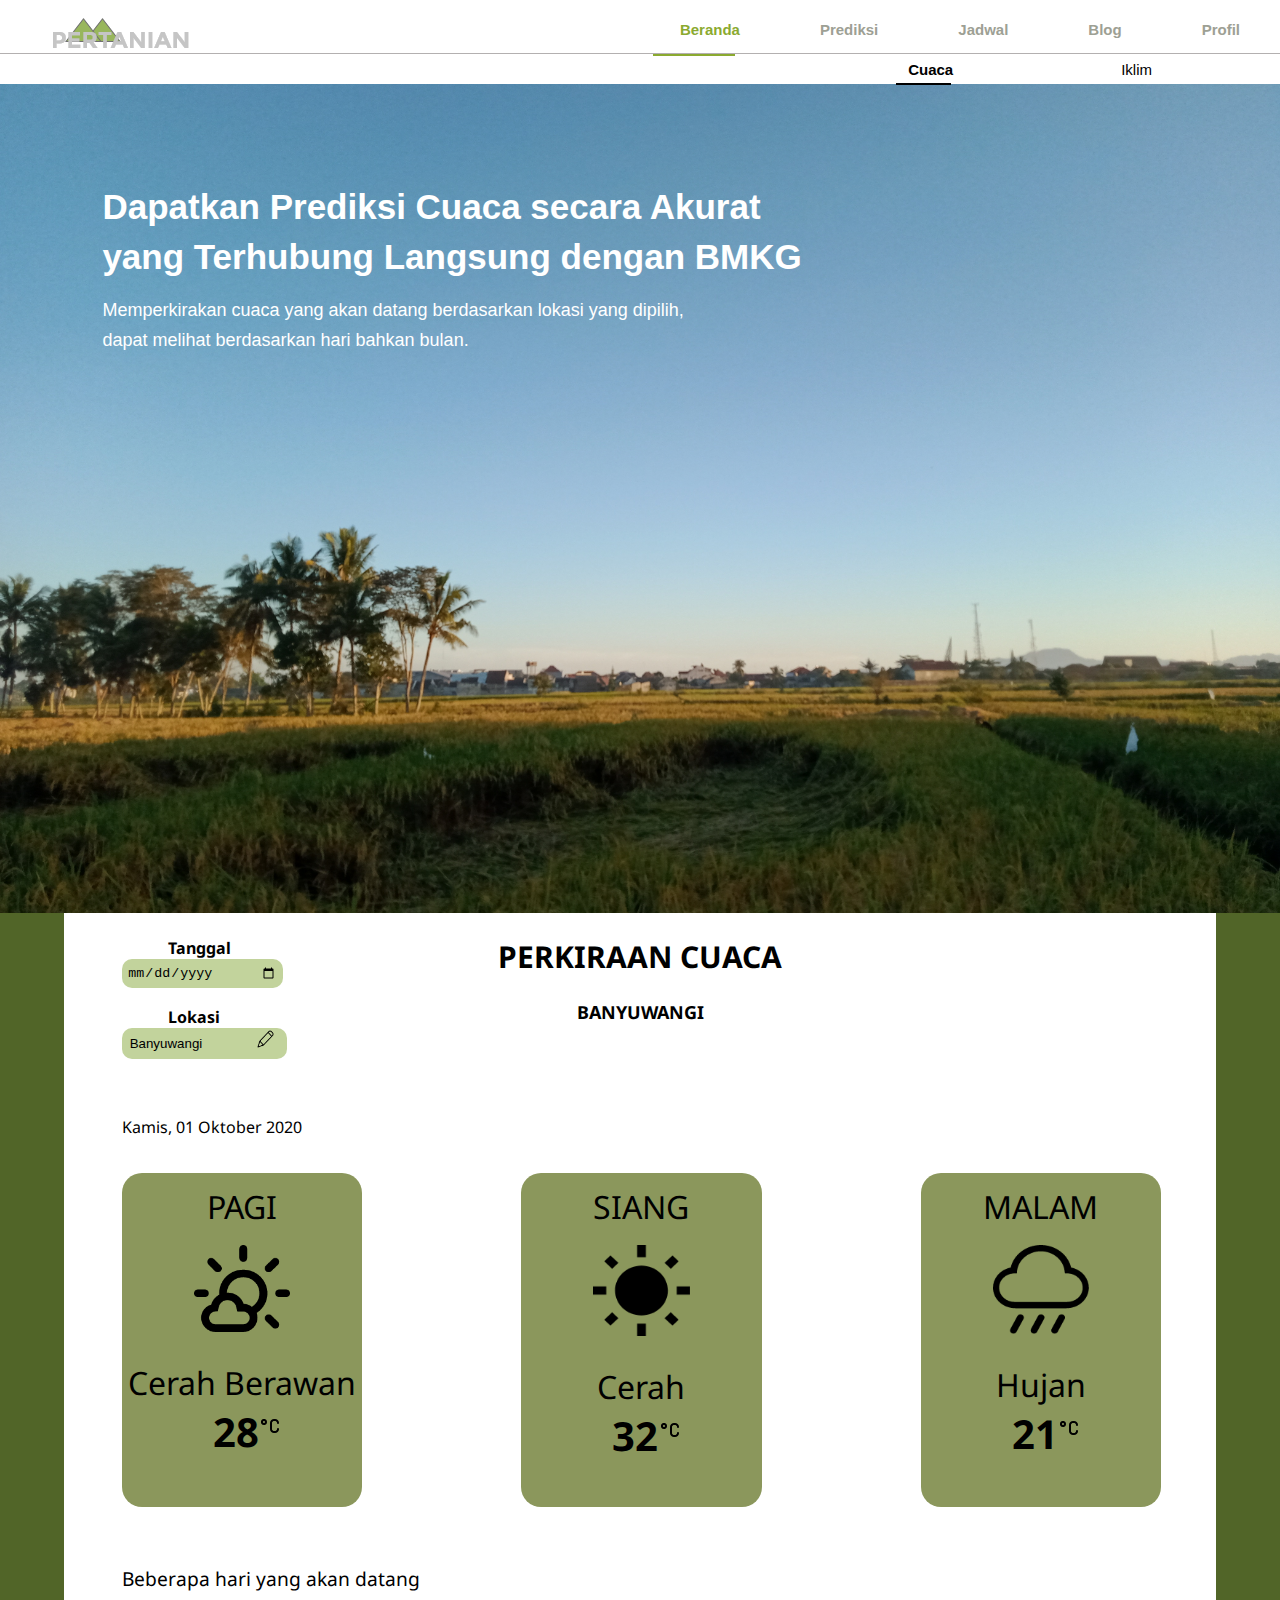
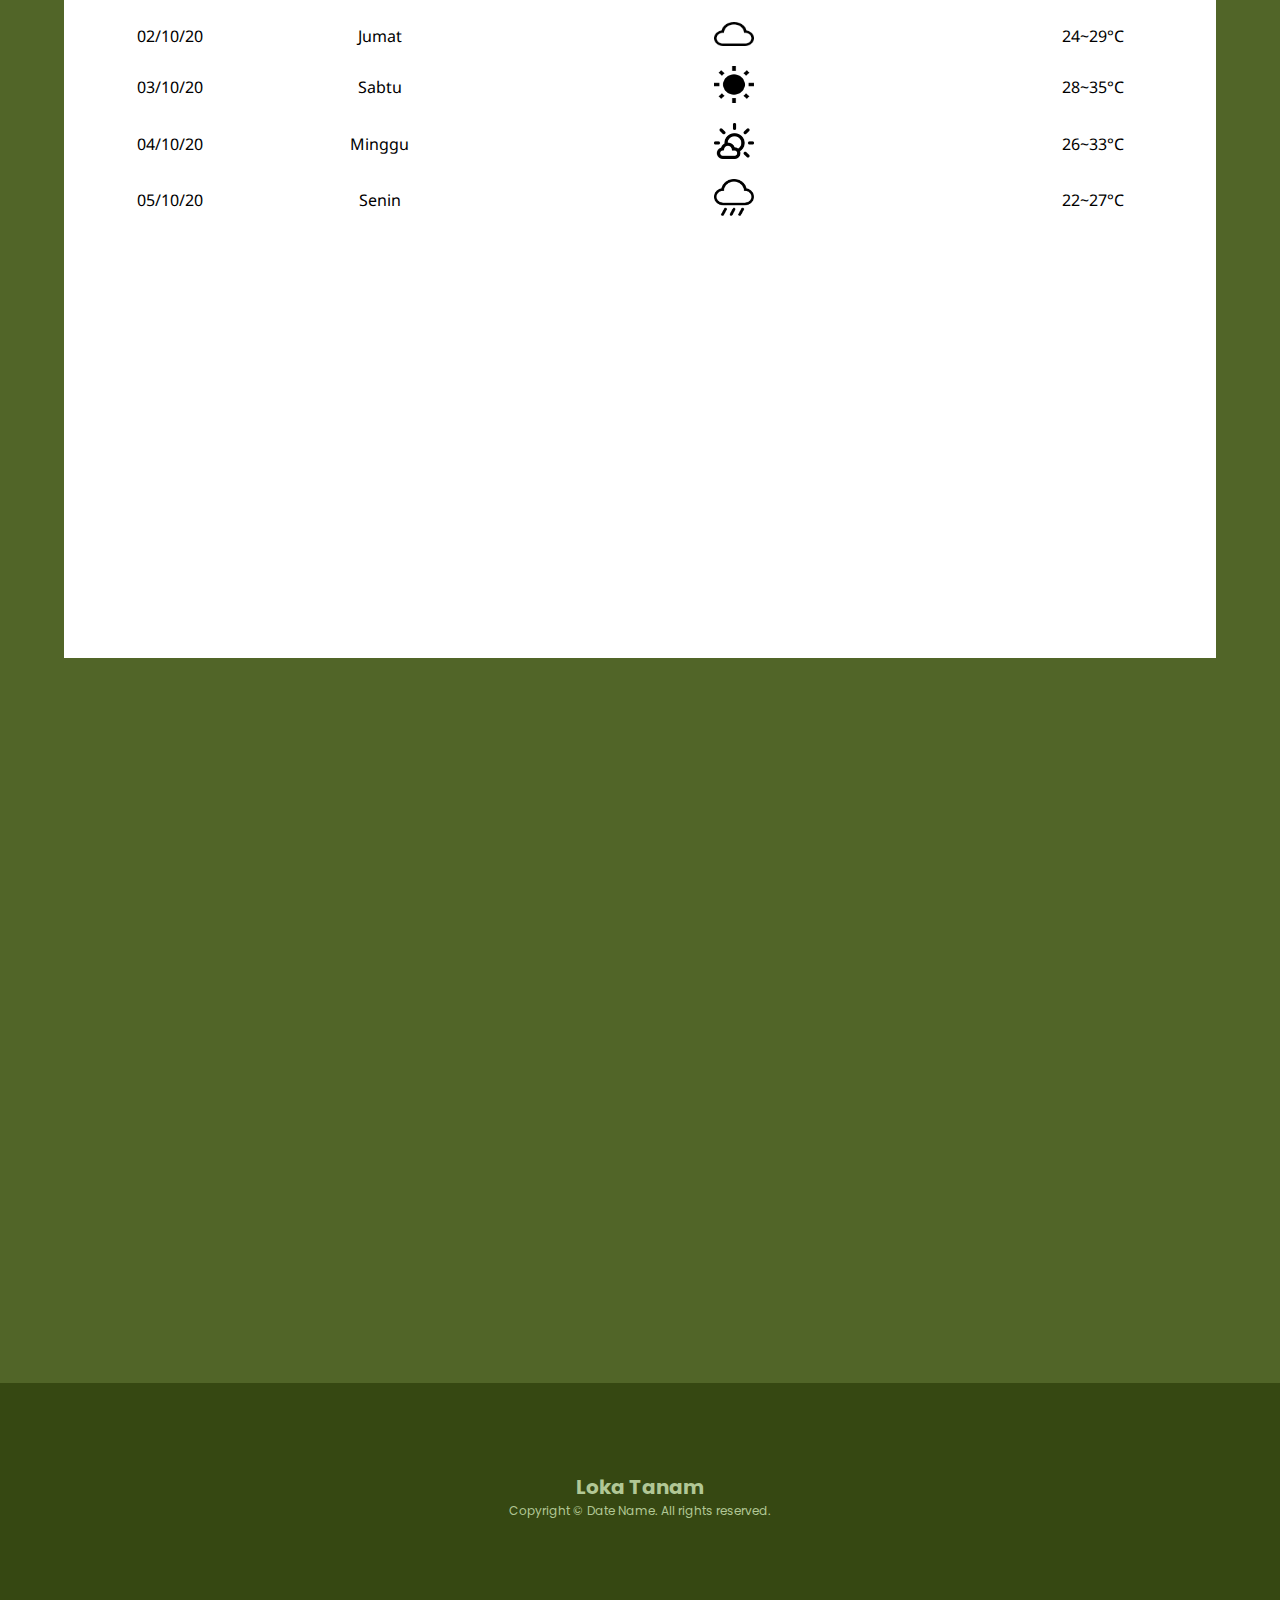
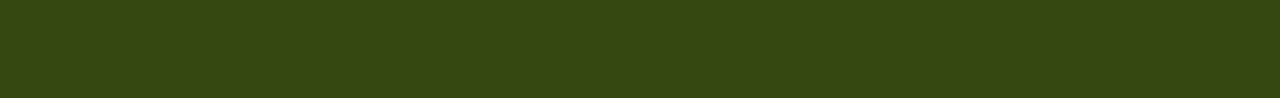
<file: PREDIKSI/prediksi.html>
<!DOCTYPE html>
<html lang="en">
<head>
    <meta charset="UTF-8">
    <meta name="viewport" content="width=device-width, initial-scale=1.0">
    <title>Prediksi</title>
    <link rel="stylesheet" href="PREDIKSI CSS.css">

</head>

<body>
<section id="page1">
    <div class="menuatas">
        <nav>
            <h1> <img src="b.png"></h1>
            <ul>
                <li><a href="../Profil/akun.html">Profil</a></li>
                <li><a href="../BLOG/BLOG.html">Blog</a></li>
                <li><a href="../jadwal%20harian/jadwal%20harian.html">Jadwal</a></li>
                <li><a href="../PREDIKSI/prediksi.html">Prediksi</a></li>
                <li><a href="../index.html" id="home">Beranda</a></li>
                <span class="garis"></span>
            </ul> 
        </nav>
    </div>
    <div class="menubawah">
        <nav>
            <ul>
                <li><a href="../iklim/iklim.html" id="iklim">Iklim</a></li>
                <li><a href="../PREDIKSI/prediksi.html">Cuaca</a></li>
                <span class="gariskedua"></span>
            </ul>
        </nav>
        <h3>Dapatkan Prediksi Cuaca secara Akurat yang Terhubung Langsung dengan BMKG</h3>
        <h4>Memperkirakan cuaca yang akan datang berdasarkan lokasi yang dipilih, dapat melihat berdasarkan hari bahkan bulan.</h4>
    </div>
</section> 

<section class="page2">
    <div class="bigkotak">
        <div class="isikotak">
            <div class="pendahuluan">
                <h1>PERKIRAAN CUACA</h1>
                <h2>BANYUWANGI</h2>
                <div class="tanggal">
                    <p>Tanggal</p>
                     <input type="date">
                </div>
                <div class="lokasi">
                    <p>Lokasi</p>
                    <div class="isilokasi">
                        <input type="text" value="Banyuwangi">
                        <img src="pen.png">  
                    </div>  
                </div>
                <p id="tulisantanggal">Kamis, 01 Oktober 2020 </p>
        </div>
    </div>
    <div class="isiprediksi">
        <div class="box">
            <h1>PAGI</h1>
            <div class="gambar">
                <img src="couldsun.png">
            </div>
            <div class="text">
                <h1>Cerah Berawan</h1>
                <h2>28</h2>
            </div>
            <div class="gambarsuhu">
                <img src="suhu.png">
            </div>
        </div>
    
        <div class="box">
            <h1>SIANG</h1>
            <div class="gambar">
                <img src="sun.png">
            </div>
            <div class="text">
                <h1>Cerah</h1>
                <h2>32</h2>
            </div>
            <div class="gambarsuhu">
                <img src="suhu.png">
            </div>  
        </div>
            
        <div class="box">
            <h1>MALAM</h1>
            <div class="gambar">
                <img src="couldrain.png">
            </div>
            <div class="text">
                <h1>Hujan</h1>
                <h2>21</h2>
            </div>
            <div class="gambarsuhu">
                <img src="suhu.png">
            </div>
        </div>
    </div>
    <div class="bagianbawah">
        <h1>Beberapa hari yang akan datang</h1>
    </div>
    <table class="tabel" width="100%" cellspacing="15">
        <thead>
            <tr>
                <th></th>
                <th></th>
                <th></th>
                <th></th>
            </tr>
        </thead>
        <tbody>
            <tr>
                <td>02/10/20</td>
                <td>Jumat</td>
                <td><img src="could.png"></td>
                <td>24~29°C</td>
            </tr>
            <tr>
                <td>03/10/20</td>
                <td>Sabtu</td>
                <td><img src="sun.png"> </td>
                <td>28~35°C</td>
            </tr>
            <tr>
                <td>04/10/20</td>
                <td>Minggu</td>
                <td><img src="couldsun.png"></td>
                <td>26~33°C</td>
            </tr>
            <tr>
                <td>05/10/20</td>
                <td>Senin</td>
                <td><img src="couldrain.png"></td>
                <td>22~27°C</td>
            </tr>
        </tbody>
    </table>
</section>

<section class="kotakbawah">
    <div class="isiteks">
        <h1>Loka Tanam</h1>
        <h2>Copyright © Date Name. All rights reserved.</h2>
    </div>
</section>
    
</body>
</html>
</file>
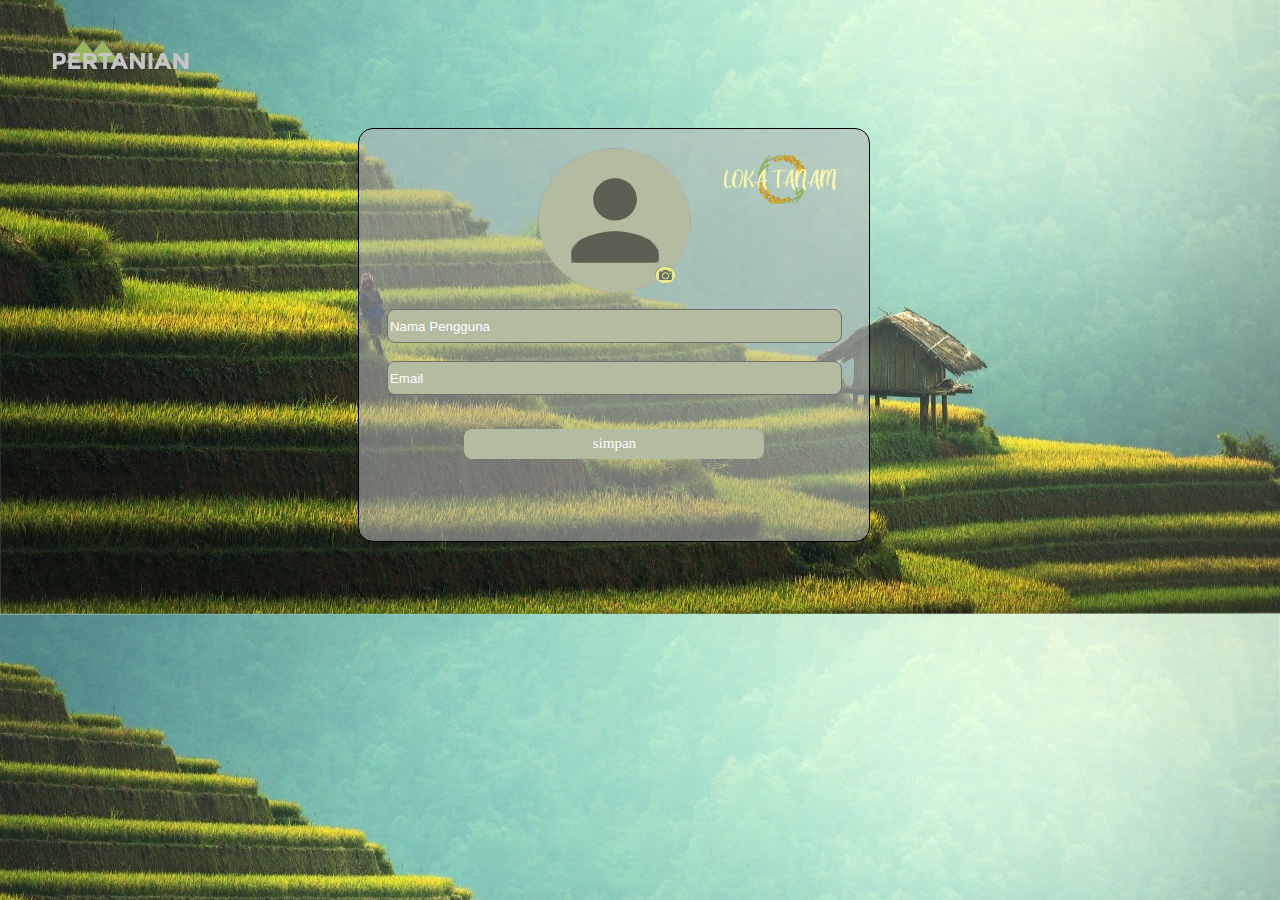
<file: Profil/akun.html>
<!DOCTYPE html>
<html lang="en">
<head>
    <meta charset="UTF-8">
    <meta name="viewport" content="width=device-width, initial-scale=1.0">
    <title>Profil</title>
    <link rel="stylesheet" href="akun.css">
    <script src="akun.js"></script>
    
</head>

<body>
    <div class="inbox">
        <h1> <img src="Logo2.png" alt=""> </h1>
        <h2> <img src="logo.png" alt="" width="40%"></h2>
        <h3><img src="fotoakun2.png" alt="" width="30%"></h3>
        <h4><img src="kamera.png" alt="" width="5%"></h4>
        <form>
            <input type="text" placeholder="Nama Pengguna" id="namapengguna">
            <br><br>
            <input type="text" id="email" class="email" placeholder="Email">
            <br><br>
            <button onclick="inputform()" type="button">simpan</button>
            <br><br>
        </form>        
    </div>
</body>
</html>
</file>
<file: index CSS.css>
@import url('https://fonts.googleapis.com/css2?family=Montserrat:wght@700&display=swap');

*{
    margin: 0;
    padding: 0;
}

body{
    overflow-x: hidden;
}


nav{
    display: flex;
    background-color: #415310;
    justify-content: space-around;
    /* padding: 20px 0; */
    height: 65px;
    align-items: center;
}

nav ul{
    display: flex;
    list-style: none;
    width: 40%;
    justify-content: space-between;
    margin-left: 50%;
}

nav ul li a{
    color: #e2e2ce;
    text-decoration: none;
    font-family:'segoe UI';
    letter-spacing: 1px;
    padding: 7px 13px;
    border-radius: 3px;
}

a.now, a:hover{
    background-color:#616F3A ;
    transition: .5s;
}

.menu-toggle{
    display: flex;
    flex-direction: column;
    height: 20px;
    justify-content: space-between;
    left: 50px;
    position: relative;
}

.menu-toggle input{
    position:absolute;
    width: 40px;
    height: 28px;
    opacity: 0;
    left: -6px;
    top: -5px;
    cursor: pointer;
}

.menu-toggle span{
    display: block;
    width: 28px;
    height: 3px;
    background-color: white;
    border-radius: 3px;
    margin-top: -5%;
}


#page1{
    background: url("bg.png");
    border-image: none;
    background-size: cover;
    height: 120vh;

}


.logo h1 img{
    position:absolute;
    left: 4%;
    top: 2%;
}

.menu h2{
    position: absolute;
    margin-top: 15%;
    margin-left: 34%;
}

.menu h3{
    position: absolute;
    margin-top: 30%;
    margin-left: 31%;
    font-family: 'Gill Sans MT';
    color: white;
    font-size: 25px;
    text-align: center;
    font-weight: 100;
}

.menu h4{
    position: absolute;
    margin-top: 32%;
    margin-left: 32%;
    font-family: 'Gill Sans MT';
    color: white;
    font-size: 25px;
    text-align: center;
    font-weight: 100;
}

.menu p{
    margin-top: 23%;
    margin-left: 3%;
}

.menu p img{
    width: 2.5%;

}

#masuk
{
    border: #707070;
    outline: none;
    height: 35px;
    width: 120px;
    margin-top: 140%;
    margin-left: -105%;
    border-radius: 8px;
    background-color: #698238;
    font-size: 15px;
    font-family: 'Segoe UI';
    cursor: pointer;
    color: white;
    font-weight: bold;
}

#daftar
{
    border: #707070;
    outline: none;
    height: 35px;
    width: 120px;
    margin-top: 20%;
    margin-left: 8%;
    border-radius: 8px;
    background-color: #698238;
    font-size: 15px;
    font-family: 'Segoe UI';
    cursor: pointer;
    color: white;
    font-weight: bold;
}

#masuk:hover{
    cursor: pointer;
    background-color: rgb(47, 70, 17);
}

#daftar:hover{
    cursor: pointer;
    background-color: rgb(47, 70, 17);
}


/* halaman kedua */
#jadwal{
    width: 100%;
}

.isi p{
    float: right;
    margin-right: 5%;
    margin-top: -2%;
}

.isi h1{
    margin-top: 25%;
}

.isi h2{
    margin-top: -35%;
    margin-left: 23%;
}

.isi h3{
    text-align: center;
    line-height: 2px;
    font-family: 'montserrat', sans-serif;
    font-weight: bold;
    font-size: 40px;
    margin-left: 40%;
    margin-top: -22%;
}

.isi h4{
    float: right;
    margin-right: 20%;
    margin-top: 8%;
}

.isi h4 img{
    width: 80%;
}

.text{
    width: 35%;
    text-align: center;
    font-family: 'montserrat', sans-serif;
    margin-left: 53%;
}

.button input[type="button"]
{
    border: #707070;
    outline: none;
    height: 40px;
    width: 220px;
    margin-top: 4%;
    margin-left: 62%;
    border-radius: 8px;
    background-color: #698238;
    font-size: 13px;
    font-family: 'Segoe UI';
    cursor: pointer;
    color: white;
    font-weight: bold; 
}

.button input[type="button"]:hover{
    cursor: pointer;
    background-color: rgb(47, 70, 17);
}

/* halaman ketiga */
#cuaca{
    width: 100%;
}

.isi2 p{
    float: left;
    margin-left: 5%;
    margin-top: -5%;
}

.isi2 h1{
    margin-top: 40%;
    margin-left: 51%;
}

.isi2 h2{
    margin-top: -48%;
    margin-left: 65%;
}

#spot{
    font-family: 'montserrat', sans-serif;
    font-weight: bold;
    font-size: 30px;
    margin-left: 5%;
    margin-top: -22%;
    width: 40%;
    text-align: center;
    letter-spacing: 1px;
}

.text2{
    width: 28%;
    text-align: center;
    font-family: 'montserrat', sans-serif;
    margin-left: 12%;
}

.button2 input[type="button"]
{
    border: #707070;
    outline: none;
    height: 40px;
    width: 220px;
    margin-top: 6%;
    margin-left: -23%;
    border-radius: 8px;
    background-color: #698238;
    font-size: 13px;
    font-family: 'Segoe UI';
    cursor: pointer;
    color: white;
    font-weight: bold; 
}

.button2 input[type="button"]:hover{
    cursor: pointer;
    background-color: rgb(47, 70, 17);
}

/* halaman keeempat */
#blog{
    width: 100%;
}

.isi3 h1{
    margin-top: 30%;
    margin-left: -13%;

}


.kotak{
    margin-top: -30%;
    margin-left: 30%;
}

.kotak2{
    margin-top: -17%;
    margin-left: 60%;
    height: 50%;
}

.tombol{
    position: absolute;
    margin-top: 8%;
    margin-left: 60%;
}

.navv{
    position: absolute;
    margin-top: 8%;
    margin-left: 60%;
    transform:translateX(-50%);
    display: flex;
}

.bar{
    background-color: #C5D5C0;
    border-radius: 50%;
    cursor: pointer;
    transition: 0.5s;
    width: 8px;
    height: 8px;
    margin: 10px;
}


.bar:hover{
    background-color: rgb(87, 124, 31);
}

.button3 input[type="button"]
{
    border: #707070;
    outline: none;
    height: 30px;
    width: 150px;
    border-radius: 8px;
    background-color: #698238;
    font-size: 13px;
    font-family: 'Segoe UI';
    cursor: pointer;
    color: white;
    font-weight: bold; 
}

.button3{
    margin-top: -85%;
    margin-left: -170%;
}

.buttonlain input[type="button"]
{
    border: #707070;
    outline: none;
    height: 30px;
    width: 150px;
    border-radius: 8px;
    background-color: #698238;
    font-size: 13px;
    font-family: 'Segoe UI';
    cursor: pointer;
    color: white;
    font-weight: bold; 
}

.buttonlain{
    margin-left: 54%;
    margin-top: -38%;

}


.button3 input[type="button"]:hover{
    cursor: pointer;
    background-color: rgb(47, 70, 17);
}

.buttonlain input[type="button"]:hover{
    cursor: pointer;
    background-color: rgb(47, 70, 17);
}

.kotakbawah{
    background-color: #67AA52;
    height: 35vh;
    margin-top: 40%;
}

.kotakbawah .isiteks{
    text-align: center;
    color: white;
    font-family: 'Poppins', sans-serif;
    font-size: 10px;
    padding-top: 7%;
}

.kotakbawah .isiteks h2{
    font-size: 12px;
    font-weight: normal;
}

/* responsive ukuran mobile */

@media screen and (max-width : 576px){
/* navbar saat responsive */
    .menu-toggle{
        display: flex;
    }

    nav{
        height: 50px;
    }

    nav ul{
        position:absolute;
        right: 0;
        top: 0;
        height: 100vh;
        flex-direction: column;
        background-color:#3F4243 ;
        align-items: center;
        justify-content: space-evenly;
        width: 90%;
        z-index: -1;
        transform: translateX(100%);
        transition: all 1s;
    }

    nav ul.slide{
        transform: translateX(0);
    }

/* halaman pertama */
    .menu h3{
        font-size: 15px;
        margin-top: 90%;
        margin-left: 13%;
        width: 80%;
    }

    .menu h4{
        font-size: 15px;
        margin-top: 98%;
        margin-left: 13%;
        width: 80%;
    }
    

    .menu p img{
        width: 5%;
        margin-top: 1%;
    }


    .tombol{
        margin-top: 50%;
    }

    .logo h1 img{
        width: 30%;
    }

    .menu h2 img{
        width: 70%;
        margin-top: 55%;
        margin-left: -10%;
    }

/* halaman kedua */

    .isi h1 img{
        width: 50%;
    }

    .isi h2 img{
        width: 40%;
        margin-top: -8%;
    }

    .isi p img{
        width: 40%;
        padding-top: -30%;
    }

    .isi h3{
        font-size: 10px;
        margin-left: 53%;
        margin-top: -30%;
    }

    .text{
        font-size: 8px;
        width: 45%;
        margin-top: -5%;
        margin-left: 55%;
    }

    .button input[type="button"]{
        width: 100px;
        height: 20px;
        font-size: 10%;
    }

    .isi h4 img{
        width: 30%;
        margin-left: 75%;
    }

/* halaman ketiga */
    .isi2 p img{
        width: 40%;
        padding-top: 50%;
    }

    .isi2 h1 img{
        width: 135%;
    }

    .isi2 h2 img{
        width: 100%;
        height: 100%;
        margin-top: -50%;
    }

    #spot{
        width: 40%;
        font-size: 10px;
    }

    .text2{
        width: 50%;
        font-size: 10px;
        margin-left: -2%;
        margin-top: -5%;
    }

    .button2 input[type="button"]{
        width: 100px;
        height: 20px;
        font-size: 10%;
        margin-top: 15%;
        margin-left: -38%;
    }

/* halaman ketiga */
    .isi3 h1 img{
        width: 55%;
    }

    .kotak img{
        width: 60%;
        margin-left: -20%;
        margin-top: -5%;
    }

    .kotak2 img{
        width: 85%;
        margin-top: -18%;
    }

    .button3{
        margin-top:-230%;
        margin-left: 32%;
    }
    
    .button3 input[type="button"]{
        width: 80px;
        height: 15px;
        font-size: 10%;
    }

    .buttonlain{
        margin-top: -15%;
        margin-left: -130%;
    }

    .buttonlain input[type="button"]{
        width: 90px;
        height: 15px;
        font-size: 10%;
    }

    .navv{
        width: 30%;
        height: 30%;
    }
}
</file>
<file: daftar kegiatan/daftar kegiatan.css>
html,body{
    margin: 0;
    padding: 0;
}


.atas ul{
    height: 40px;
    background-color: white;
    padding-top: 0px;
    margin: 0px;
}

.bawah ul{
    height: 40px;
    background-color:#446047;
    margin-top: 0px;
}

.bawah ul li a{
    color: white;
}

nav ul{
    list-style: none;
}

nav ul li a{
    float: right;
    text-decoration: none;
    color: grey;
    padding: 0px 45px;
    text-align: center;
    line-height: 40px;
    height: 40px;
    
}

.pertanian{
    position: absolute;
    cursor: pointer;
    margin-top: -40px;
    margin-left: 50px;
}

.kotak12{
    display: flex;
}

.kotak{
    height: cover auto;
    width: 50%;
    margin-top: -1.2%;
    background-color: #B0C8A5;
}

.tulisan{
    margin-bottom: 20px;
    text-align: center;
}

.tulisan1{
    padding-top: 20px;
    font-size: 30px;
}

.bagian2:focus{
    border-color: rgb(204, 204, 204);
    outline-style: none;
}

.daftarkegiatan{
    margin-top: 6%;
}

.tabel{
    border: 0.0000002px solid black;
    background-color: white;
    border-collapse: 0.0005 px collapse;
}

.tabel2{
    border: none;
    background-color: white;
}

.daftar th{
    border: 0.0000002px solid black;
}

.kotak2{
    height: cover auto;
    width: 50%;
    background-color: #8C9A7E;
    margin-top: -1.2%;
}

.cari{
    height: 35px ;
    width: 440px;
    border-radius: 20px;
    border-color: white;
    margin-top: 20px;
    margin-bottom: 50px;
}


.cari:focus{
    border-color: rgb(199, 195, 188);
    border-radius: 20px;
    outline-style: none;
}

.gambarcari{
    margin-left: 44px;
    margin-top: -77px;
    position: absolute;
    cursor: pointer;
    text-align: right;
}

.bulan{
    font-size: 20px;
}
.button1{
    border: none;
    outline-style: none;
    background-color: rgb(223, 221, 221);
}

.simbol{
    border: none;
    outline-style: none;
    background-color: rgb(235, 235, 235);
}

th input[type="button"]:hover{
    cursor: pointer;
    background-color:gray;
    height: 100%;
    width: 100%;
}

.grey1{
    background-color: rgb(223, 221, 221);
}

.grey2{
    background-color:rgb(231, 229, 229) ;
}

.white{
    background-color: rgb(235, 235, 235);
    
}
</file>
<file: FORM/FORM CSS.css>
body{
    margin: 0 auto;
    padding: 0 auto; 
    background: url("background.png");
    border-image: none;
    background-size: cover;
    background-position: center;
}

#inputan{
    width: 88%;
    height: 30px;
}

#input{
    width: 88%;
    height: 30px;
}


.inboxdaftar{
    width: 40%;
    padding-bottom: 0% auto ;
    margin-top: 15%;
    margin-left: 28%;
    padding: 0;
    text-align: center;
    background: rgba(182, 181, 181, 0.568);
    color: black;
    box-sizing: border-box;
    border: 1px solid black;
    border-radius: 15px;
}

.inboxdaftar input{
    border: #707070;
    outline: none;
    background-color: #B3BBA0;
    width: 217px;
    height: 30px;
    border-radius: 8px;
    border: 2px solid #707070;
    color: white;

}

::placeholder{
    color: white;
}

.inboxdaftar input[type="submit"]
{
    border: #707070;
    outline: none;
    height: 30px;
    width: 300px;
    margin-top: 3%;
    border-radius: 8px;
    background-color: #B3BBA0;
    font-size: 15px;
    font-family: 'Segoe UI';
    cursor: pointer;
}

.inboxdaftar input[type="submit"]:hover
{
    cursor: pointer;
    background-color:#6D7659;
    color:#3E4D19;
}

.garis::before{
    position: absolute;
    content: '';
    width: 60px;
    height: 1px;
    background-color: #CFCFCF;
    margin-top: -1.8%;
    margin-left: 5%;
}

.garis::after{
    position: absolute;
    content: '';
    width: 60px;
    height: 1px;
    background-color: #CFCFCF;
    margin-top: -1.8%;
    margin-left: -9.6%;
}

.inboxdaftar p{
    text-decoration: none;
    font-size: 12px;
    line-height: 20px;
    color: white;
    margin-top: -2%;
    font-family: 'Segoe UI';
}


.inboxdaftar h1{
    position:absolute;
    left: 4%;
    top: 2%;
}

.eye{
    position: absolute;
    text-align: right;
    margin-top: 0.7%;
    margin-left: -2.5%;
    cursor: pointer;
}

.sosmed {
    text-align: center;
    padding-bottom:5% ;
}

.sosmed a{
    display: inline-block;
    width: 40px;
    height: 40px;
    border-radius: 50%;
    background-color: #B3BBA0;
    line-height: 50px;
    margin: 5px;
    border: 1px solid #707070 ;
}

.sosmed a:hover{
    background-color:#6D7659;
}

@media screen and (max-width:"576px"){
    .inboxdaftar{
        height: 40%;
        
    }
</file>
<file: isi blog/isi blog.css>
html,body{
    margin: 0;
    padding: 0;
}


.atas ul{
    height: 40px;
    background-color: white;
    padding-top: 0px;
    margin: 0px;
    border-bottom:1px solid black;
}


nav ul{
    list-style: none;
}

nav ul li a{
    float: right;
    text-decoration: none;
    color: grey;
    padding: 0px 45px;
    text-align: center;
    line-height: 40px;
    height: 40px;
    
}

.pertanian{
    position: absolute;
    cursor: pointer;
    margin-top: -40px;
    margin-left: 100px;
}

section{
    border: none;
}

.tabel{
    height: 15%;
    width: 28%;
    background-color: white;
    border-radius: 20px;
    margin-top: 5px;
    margin-left: 550px;
    outline-style: none;
}

.gambarcari{
    margin-left: 70px;
    margin-top: -23px;
    position: absolute;
    cursor: pointer;
    text-align: right;
}


.kotak{
    background-image: url(membajak.jpeg);
    background-repeat: no-repeat;
    background-size: cover;
    height: 700px;
    width: 100%;
    margin-top: -40px;
}

.tulisan {
    color: white;
    font-size: 40px;
    padding-top: 120px;
    padding-left: 110px;
}

.tulisan2{
    margin-top: -160px;
    margin-left: 15px;
}

.tulisan3{
    color: white;
    margin-left: 220px;
    margin-top: -20px;
}

.tulisan4{
    margin-top: 5px;
    font-family: 'Segoe UI', Tahoma, Geneva, Verdana, sans-serif;
}

.foto{
    margin-left: 90px;
    margin-top: -44px;
    position: absolute;
    cursor: pointer;
    text-align: right;
}

.kotak2{
    height: 1270px;
    width:  100%;
    background-color: #516528;
    margin-top: -16px;
}

.kotak3{
    width: 80% ;
    height: 1220px  ;
    background:rgba(84, 122, 41, 0.651);
    margin-top: -1520px;
}


.tulisan5 {
    margin-top: -5px;
    margin-left: 20px;
    margin-right: 20px;
    color: white;
}

.kotak4{
    width:  100%;
    height: 200px;
    background-color: #425321;
}

.green{
    color: rgb(133, 224, 97);
}

@media screen and (max-width: 576px){
    .body nav ul li a{
        color: grey;
        padding: 0px 10px;
        text-align: center;
        line-height: 40px;
        height: 40px;
        font-size: 10px;
    }

    .body .pertanian img{
        width: 65px;
        margin-top: 8px ;
        position: absolute;
        cursor: pointer;
        margin-left: -75px;
    }

    .gambarcari{
        margin-left: -122px;
        margin-top: -23px;
        position: absolute;
        cursor: pointer;
        text-align: right;
        width: 100%;
        
    }

    .tabel{
        height: 15%;
        width: 28%;
        background-color: white;
        border-radius: 20px;
        margin-top: 5px;
        margin-left: 220px;
    }


    .kotak{
        background-image: url(membajak.jpeg);
        background-repeat: no-repeat;
        background-size: cover;
        height: 340px;
        width: 100%;
        margin-top: -20px;
    }

    .tulisan {
        color: white;
        font-size: 22px;
        padding-top: 60px;
        padding-left: 20px;
    }
    
    .tulisan2{
        margin-top: -70px;
        margin-left: 2px;
    }
    
    .tulisan3{
        color: white;
        margin-left: 80px;
        margin-top: 20px;
    }
    
    .tulisan4{
        margin-top: 5px;
        font-family: 'Segoe UI', Tahoma, Geneva, Verdana, sans-serif;
    }

    .foto{
        margin-left: -28px;
        margin-top: -44px;
        position: absolute;
        cursor: pointer;
        text-align: right;
        width: 28%;
    }

    .kotak2{
        height: 3170px;
        width:  100%;
        background-color: #516528;
        margin-top: -16px;
    }

    .kotak3{
        width: 80% ;
        height: 3160px  ;
        background:rgba(84, 122, 41, 0.651);
        margin-top: -3422px;
    }

}
</file>
<file: jadwal harian/jadwal harian.css>
html,body{
    margin: 0;
    padding: 0;
}


.atas ul{
    height: 40px;
    background-color: white;
    padding-top: 0px;
    margin: 0px;
}

.bawah ul{
    height: 40px;
    background-color:#446047;
    margin-top: 0px;
}

.bawah ul li a{
    color: white;
}

nav ul{
    list-style: none;
}

nav ul li a{
    float: right;
    text-decoration: none;
    color: grey;
    padding: 0px 45px;
    text-align: center;
    line-height: 40px;
    height: 40px;
    
}

.pertanian{
    position: absolute;
    cursor: pointer;
    margin-top: -40px;
    margin-left: 50px;
}

.kotak12{
    display: flex;
}

.kotak{
    height: cover auto;
    width: 50%;
    margin-top: -1.2%;
    background-color: #B0C8A5;
}

.tulisan{
    margin-bottom: 20px;
    text-align: center;
}

.tulisan1{
    padding-top: 20px;
    font-size: 30px;
}

.tulisan2{
    font-size: 25px;
    margin-bottom: 20px;
}

.tabel{
    padding-bottom: 20px;
}


.tanggal{
    background-color: beige;
    height: 20px;
    width: 140px ;
    margin-bottom: 20px;
    border-color: white;
}

.bagian2{
    width: 500px;
    height: 75px;   
    border-color: white;
    margin-bottom: 15px;
}
.bagian2:focus{
    border-color: rgb(204, 204, 204);
    outline-style: none;
}


.tabel{
    margin-left: 70px;
}

.simpan{
    width: 85px;
    height: 30px;   
    border-color: white;
    margin-top: 10px;
    outline-style: none;
    border-radius: 10px;
}

.kotak input[type="date"]{
    background-color: #446047;
    border-radius: 8px;
    border: none;
    color: white;
}

.kotak2{
    height: cover auto;
    width: 50%;
    background-color: #8C9A7E;
    margin-top: -1.2%;
}

.cari{
    height: 35px ;
    width: 440px;
    border-radius: 20px;
    border-color: white;
    margin-top: 20px;
    margin-bottom: 50px;
}


.cari:focus{
    border-color: rgb(199, 195, 188);
    border-radius: 20px;
    outline-style: none;
}

.gambarcari{
    margin-left: 44px;
    margin-top: -77px;
    position: absolute;
    cursor: pointer;
    text-align: right;
}

.bulan{
    font-size: 20px;
}
.button1{
    border: none;
    outline-style: none;
    background-color: rgb(223, 221, 221);
}

.simbol{
    border: none;
    outline-style: none;
    background-color: rgb(235, 235, 235);
}

th input[type="button"]:hover{
    cursor: pointer;
    background-color:gray;
    height: 100%;
    width: 100%;
}

.grey1{
    background-color: rgb(223, 221, 221);
}

.grey2{
    background-color:rgb(231, 229, 229) ;
}

.white{
    background-color: rgb(235, 235, 235);
    
}
</file>
<file: LOGIN/PERWEB.css>
body{
    margin: 0 auto;
    padding: 0 auto; 
    background: url("background.png");
    border-image: none;
    background-size: cover;
<<<<<<< HEAD
    background-position: center;
=======
    
}

.pertanian{
    justify-content: space-evenly; 
    padding: 2% 8% ;
    width: 12%;
}

#lokatanam{
    width: 150px;
    height: 90px;
    margin-left: 100px;
    margin-top: 30px;
}

@media screen and (max-width: 576px){
    #lokatanam{
        width: 150px;
        height: 90px;
        margin-left: 100px;
        margin-top: 30px;
    }
    .pertanian{
        justify-content: space-evenly; 
        padding: 4% 8% ;
        width: 12%;
    }
    #kolom{
        background:rgba(131, 141, 119, 0.575);
        width: 27%;
        height: 80%;
        /* margin: 50px ; */
        color: white;
        border-radius: 8% ;
        margin-left: 20%;
        margin-top: -0%;
        border: rgba(43, 48, 43, 0.521) solid 0.4px;
        box-shadow: 0 0 200px 50px rgba(128, 138, 111, 0.411);
        justify-content: space-evenly;
        position: center ;

        
    }
}

#kolom{
    background:rgba(131, 141, 119, 0.575);
    width: 350px;
    height: 600px;
    margin: 50px ;
    color: white;
    border-radius: 25px ;
    margin-left: 37%;
    margin-top: -0%;
    border: rgba(43, 48, 43, 0.521) solid 0.4px;
    box-shadow: 0 0 200px 50px rgba(128, 138, 111, 0.411);

}

#nama{
    width: 300px;
    height: 30px;
    margin-left: 25px;
    border-radius: 10px;  
    background-color: #bbc99b;
    border: 2px solid #bbc99b; 
    margin-top: 20px;

>>>>>>> 969994df9c219532a337b43ae96f840c12be2277
}

#email{
    width: 88%;
    height: 30px;
}

#psw{
    width: 88%;
    height: 30px;
}

#namapengguna{
    width: 88%;
}

.inboxdaftar{
    width: 40%;
    padding-bottom: 0% auto ;
    margin-top: 15%;
    margin-left: 28%;
    padding: 0 auto;
    text-align: center;
    background: rgba(182, 181, 181, 0.568);
    color: black;
    box-sizing: border-box;
    border: 1px solid black;
    border-radius: 15px;
}

.inboxdaftar input{
    border: #707070;
    outline:none;
    background-color: #B3BBA0;
    width: 217px;
    height: 30px;
    border-radius: 8px;
    border: 1px solid #707070;
    color: white;

}

::placeholder{
    color: white;
}

.inboxdaftar button[type="submit"]
{
    border: #707070;
    outline: none;
    height: 30px;
    width: 300px;
    margin-top: 3%;
    border-radius: 8px;
    background-color: #B3BBA0;
    font-size: 15px;
    font-family: 'Segoe UI';
    cursor: pointer;
    color: white;
}

.inboxdaftar button[type="submit"]:hover
{
    cursor: pointer;
    background-color:#6D7659;
    color:#3E4D19;
}

.garis::before{
    position: absolute;
    content: '';
    width: 60px;
    height: 1px;
    background-color: #CFCFCF;
    margin-top: -1.8%;
    margin-left: 5%;
}

.garis::after{
    position: absolute;
    content: '';
    width: 60px;
    height: 1px;
    background-color: #CFCFCF;
    margin-top: -1.8%;
    margin-left: -9.6%;
}

.inboxdaftar p{
    text-decoration: none;
    font-size: 12px;
    line-height: 20px;
    color: white;
    margin-top: -2%;
    font-family: 'Segoe UI';
}


.inboxdaftar h1{
    position:absolute;
    left: 4%;
    top: 2%;
}

.eye{
    position: absolute;
    text-align: right;
    margin-top: 0.7%;
    margin-left: -2.5%;
    cursor: pointer;
}

#hide1{
    display: none;
}

.sosmed {
    text-align: center;
    padding-bottom:5% ;
}

.sosmed a{
    display: inline-block;
    width: 40px;
    height: 40px;
    border-radius: 50%;
    background-color: #B3BBA0;
    line-height: 50px;
    margin: 5px;
    border: 1px solid #707070 ;
}

.sosmed a:hover{
    background-color:#6D7659;
}

@media screen and (max-width:576px){
    body{
        background-size: auto;
    }
    .inboxdaftar{
        width: 80%;
        margin-left: 10%;
        margin-bottom: -10%;
    }

    .inboxdaftar h1 img{
        width: 50px;
        margin-bottom: 40%;
    }

    #namapengguna{
        margin-top: -5%;
        width: 90%;}

    .inboxdaftar button[type="submit"]{
        width: 90%;
    }

    .garis{
        display: none;
    }

    .eye{
        margin-top: 2.5%;
        margin-left: -7%;
    }
    
}
</file>
<file: PREDIKSI/PREDIKSI CSS.css>
@import url('https://fonts.googleapis.com/css2?family=Noto+Sans&display=swap');
@import url('https://fonts.googleapis.com/css2?family=Poppins:wght@200;700&display=swap');

*{
    margin: 0;
    padding: 0;
}

#page1{
    background: url("bg.jpg");
    border-image: none;
    background-size: cover;
    height: 100vh;
}


.menuatas h1{
    position:absolute;
    left: 4%;
    top: 2%;
}

.menuatas h2{
    position: absolute;
    margin-top: 15%;
    margin-left: 34%;
}

.menuatas h3{
    position: absolute;
    margin-top: 30%;
    margin-left: 31%;
    font-family: 'News Cycle', sans-serif;
    color: white;
    font-size: 25px;
    text-align: center;
    font-weight: 100;
}

.menuatas h4{
    position: absolute;
    margin-top: 32%;
    margin-left: 32%;
    font-family: 'Gill Sans MT';
    color: white;
    font-size: 25px;
    text-align: center;
    font-weight: 100;

}

.menuatas{
    background-color: white;
    height: 40px;
    margin-top: 1%;
}

nav ul{
    list-style: none;
}

nav ul li a{
    float: right;
    text-decoration: none;
    color:#9DA094;
    padding: 0px 40px;
    text-align: center;
    line-height: 8px;
    margin-top: 1%;
    font-family: 'montserrat', sans-serif;  
    font-size: 15px;   
    font-weight: bold;     
}

#home{
    color: #8BAA30;
}

.garis{
    position: absolute;
    width: 82px;
    height: 2px;
    background-color: #8BAA30;
    margin-left: 51%;
    margin-top: 3.2%;
}

.menubawah{
    background-color: white;
    margin-top: 0;
    height: 30px;
    border-top: 1.5px solid rgb(179, 176, 176);
}

.menubawah nav ul li a{
    color: black;
    padding-right: 10%;
    line-height: 5px;
}

#iklim{
    font-weight: normal;
}

.gariskedua{
    position: absolute;
    width: 55px;
    height: 2px;
    background-color: black;
    margin-left: 70%;
    margin-top: 2.3%;

}

.menubawah h3{
    font-size: 35px;
    color: white;
    margin-top: 10%;
    width: 58%;
    margin-left: 8%;
    font-family: 'News cycle', sans-serif;
    line-height: 50px;
}

.menubawah h4{
    font-size: 18px;
    color: white;
    margin-top: 1%;
    font-family: 'News cycle', sans-serif;
    line-height: 30px;
    margin-left: 8%;
    font-weight: normal;
    width: 48%;
    
}

nav input[type="text"]{
    border-radius: 12px;
    height: 20px;
    width: 350px;
    border: 1.5px solid rgb(179, 176, 176);
    margin-top: 0.3%;
    margin-left: 30%;
    outline: none;
    padding-left: 3%;
}

.page2{
    background: #516528;
    height: 230vh;
    font-family: 'Noto Sans', sans-serif;
}

.bigkotak{
    background:white;
    width: 90%;
    height: 65%;
    margin-left: 5%;
}

.pendahuluan h1{
    text-align: center;
    font-weight: bold;
    font-size: 30px;
    padding: 2%;
}

.pendahuluan h2{
    text-align: center;
    font-size: 18px;
}

.tanggal input[type="date"]{
    background-color: #C2D39C;
    border: none;
    border-radius: 10px;
    width: 13%;
    padding: 0.5%;
    margin-left: 5%;
    outline: none;
}

.lokasi input[type="text"]{
    background-color: #C2D39C;
    border: none;
    border-radius: 10px;
    width: 13%;
    padding: 0.7%;
    margin-left: 5%;
    outline: none;
}

.isilokasi img{
    width: 1.5%;
    margin-left: -3%;
}

.tanggal{
    margin-top: -9%;
}

.pendahuluan p{
    margin-left: 9%;
    font-weight: bold;
    margin-top: 1.5%;
}

#tulisantanggal{
    font-weight: normal;
    margin-left: 5%;
    margin-top: 5%;
}

.page2 .isiprediksi{
    display: flex;
    justify-content: space-between;
    flex-wrap: wrap;
    flex-direction: row;
    margin-left: 5%;
    margin-top: 3%;
}

.page2 .isiprediksi .box{
    background-color: #8B975C;
    border-radius: 20px;
    width: 22%;
    padding-bottom: 65px;
    margin-left: 0;
    margin-right: 5%;
}

.page2 .isiprediksi .box .gambar{
    position: relative;
    text-align: center;
    margin-top: 7%;
}

.page2 .isiprediksi .box .gambar img{
    width: 40%;
}

.page2 .isiprediksi .box h1{
    text-align: center;
    font-weight: normal;
    margin-top: 5%;
}

.text{
    text-align: center;
    margin-top: 10%;
}

.page2 .isiprediksi .box .text h2{
    font-size: 250%;
    margin-left: -5%;
}

.page2 .isiprediksi .box .gambarsuhu{
    width: 1%;
    margin-top: -18%;
    margin-left: 58%;
}

.bagianbawah h1{
    font-size: 120%;
    font-weight: normal;
    margin-left: 5%;
    margin-top: 5%;
}

table{
    margin-left: -1%;
    text-align: center;
}

tr td img{
    width: 8%;
}

.kotakbawah{
    background-color: #364812;
    height: 35vh;
}

.kotakbawah .isiteks{
    text-align: center;
    color: #B1C795;
    font-family: 'Poppins', sans-serif;
    font-size: 10px;
    padding-top: 7%;
}

.kotakbawah .isiteks h2{
    font-size: 12px;
    font-weight: normal;
}
</file>
<file: Profil/akun.css>
body{
    margin: 0 auto;
    padding: 0 auto; 
    background: url("bgakun.jpeg");
    border-image: none;
    background-size: cover;
    background-position: center;
}

#email{
    width: 88%;
    height: 30px;
}

#namapengguna{
    width: 88%;
}

.inbox{
    width: 40%;
    margin-top: 10%;
    margin-left: 28%;
    text-align: center;
    background: rgba(182, 181, 181, 0.568);
    color: black;
    box-sizing: border-box;
    border: 1px solid black;
    border-radius: 15px;
    padding-bottom: 5%;
}

.inbox input{
    border: #707070;
    outline:none;
    background-color: #B3BBA0;
    width: 217px;
    height: 30px;
    border-radius: 8px;
    border: 1px solid #707070;
    color: white;

}

::placeholder{
    color: white;
}

.inbox button[type="button"]
{
    border: #707070;
    outline: none;
    height: 30px;
    width: 300px;
    margin-top: 3%;
    border-radius: 8px;
    background-color: #B3BBA0;
    font-size: 15px;
    font-family: 'Segoe UI';
    cursor: pointer;
    color: white;
}

.inbox button[type="button"]:hover
{
    cursor: pointer;
    background-color:#6D7659;
    color:#3E4D19;
}



.inbox h1{
    position:absolute;
    left: 4%;
    top: 2%;
}

.inbox h2{
    position: absolute;
    left: 50%;
}

.inbox h4{
    margin-left: 20%;
    margin-top: -10%;
}

.eye{
    position: absolute;
    text-align: right;
    margin-top: 0.7%;
    margin-left: -2.5%;
    cursor: pointer;
}

#hide1{
    display: none;
}

.sosmed {
    text-align: center;
    padding-bottom:5% ;
}

.sosmed a{
    display: inline-block;
    width: 40px;
    height: 40px;
    border-radius: 50%;
    background-color: #B3BBA0;
    line-height: 50px;
    margin: 5px;
    border: 1px solid #707070 ;
}

.sosmed a:hover{
    background-color:#6D7659;
}

@media screen and (max-width:576px){
    body{
        background-size: auto;
    }
    .inbox{
        width: 80%;
        margin-left: 10%;
        margin-top: 30%;
    }

    .inbox h1 img{
        width: 50px;
        margin-bottom: 40%;
    }

    #namapengguna{
        margin-top: 10%;
        width: 90%;
    }

    .inbox button[type="button"]{
        width: 90%;
    }

    .inbox h2 img{
        width: 30%;
    }

    .inbox h3 img{
        width: 45%;
    }

    .inbox h4 img{
        display: none;
    }

}
</file>
